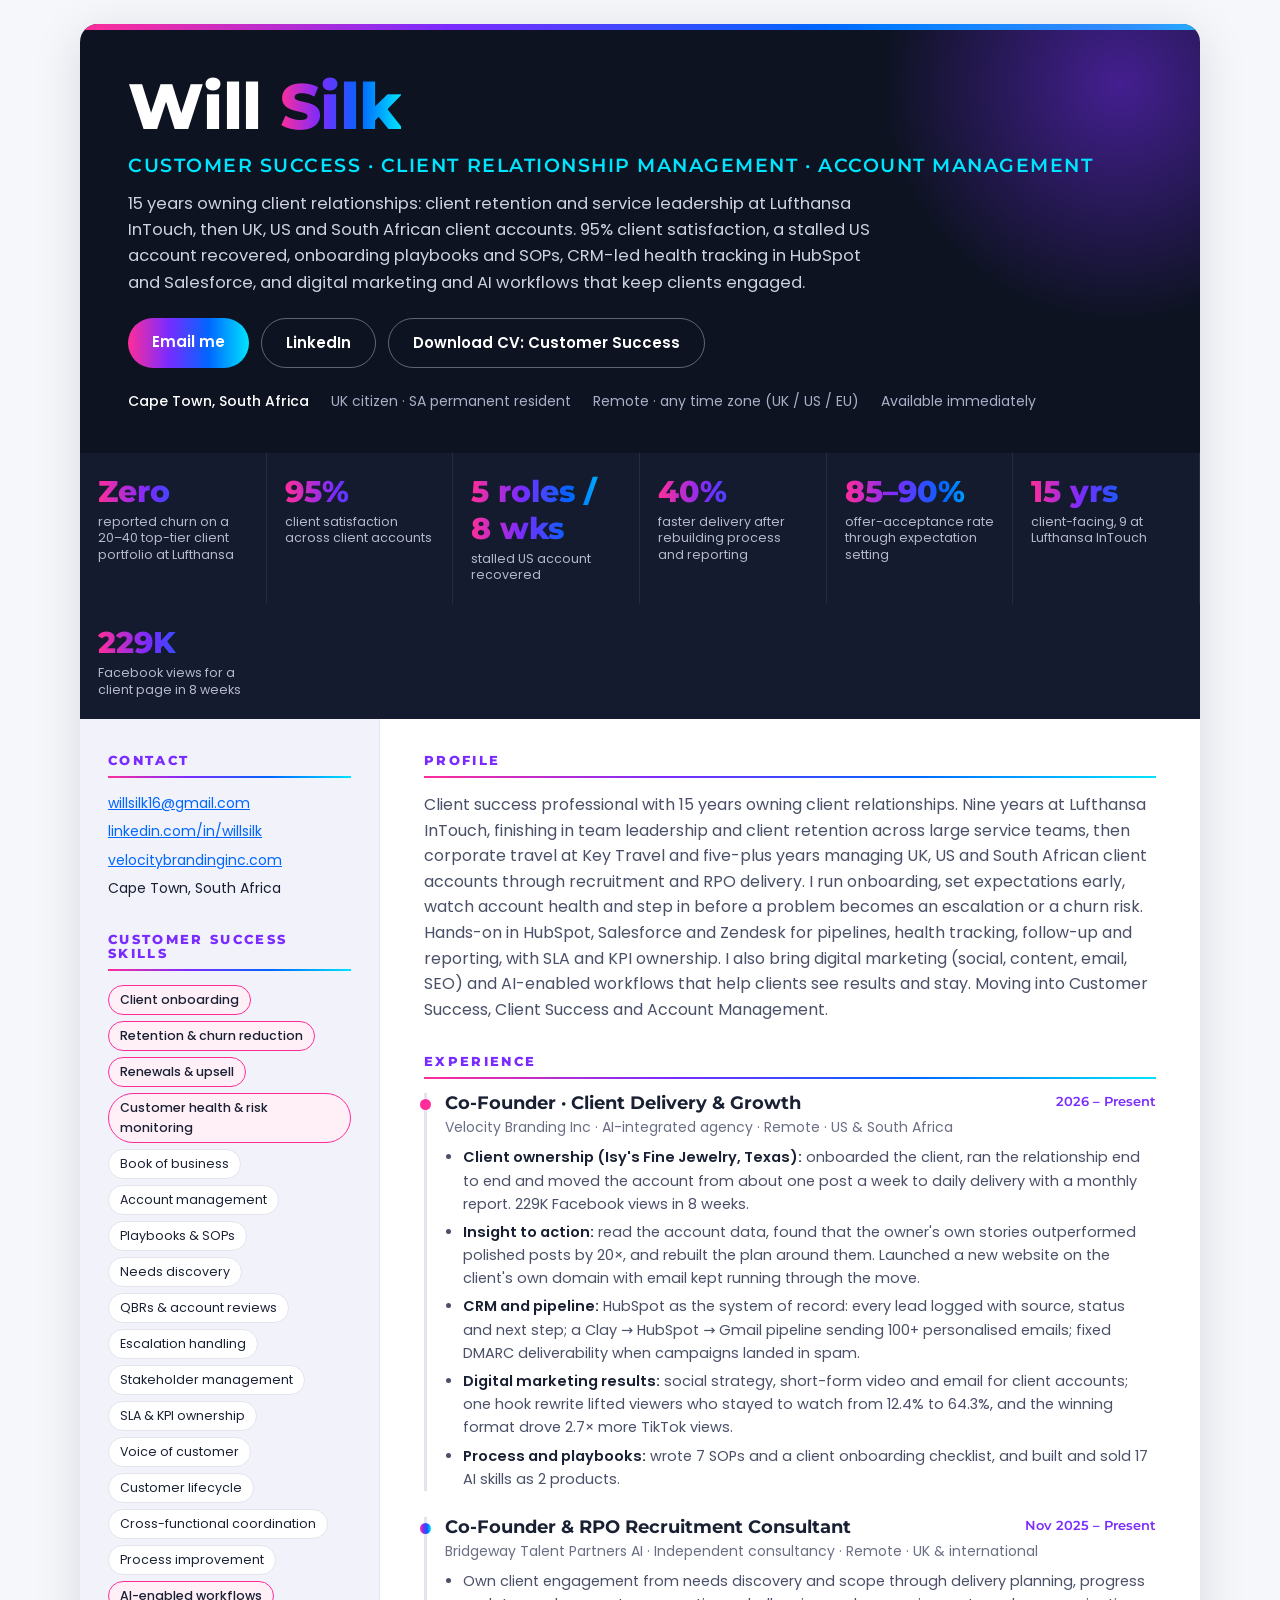
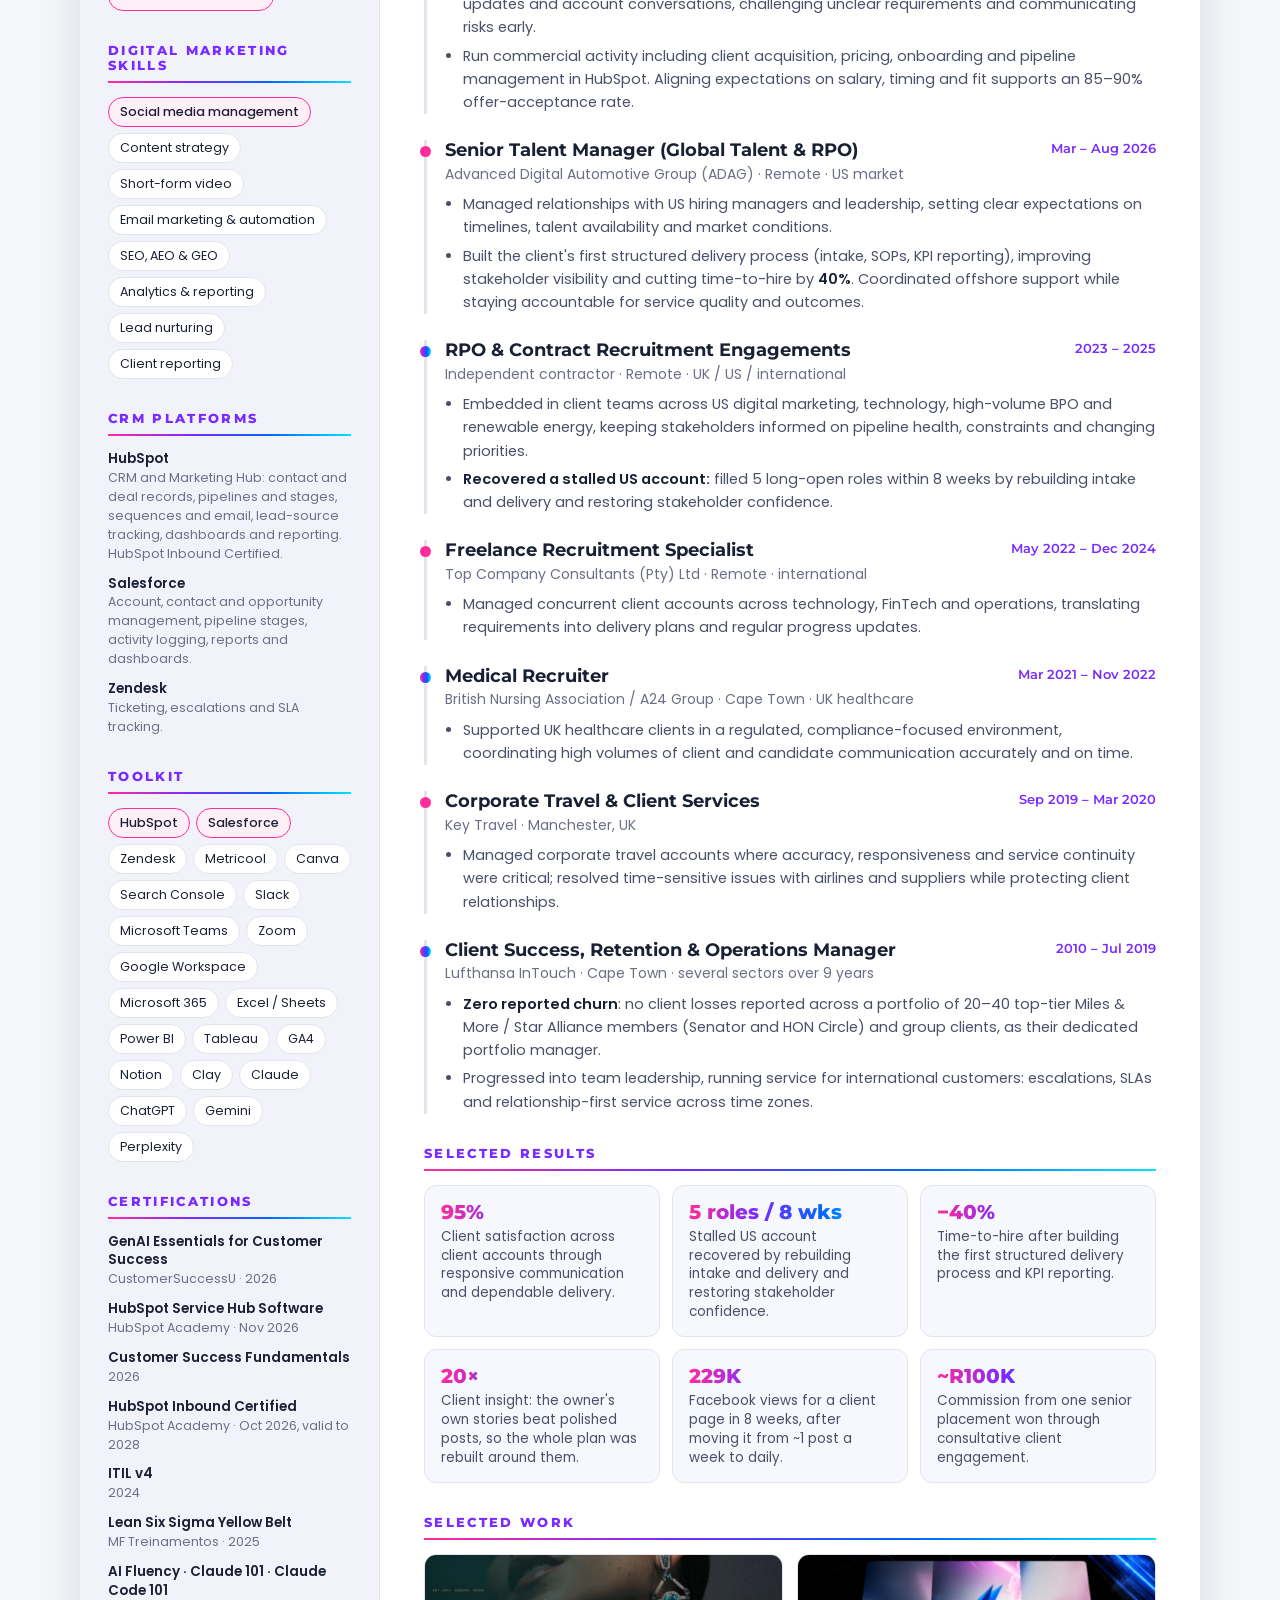
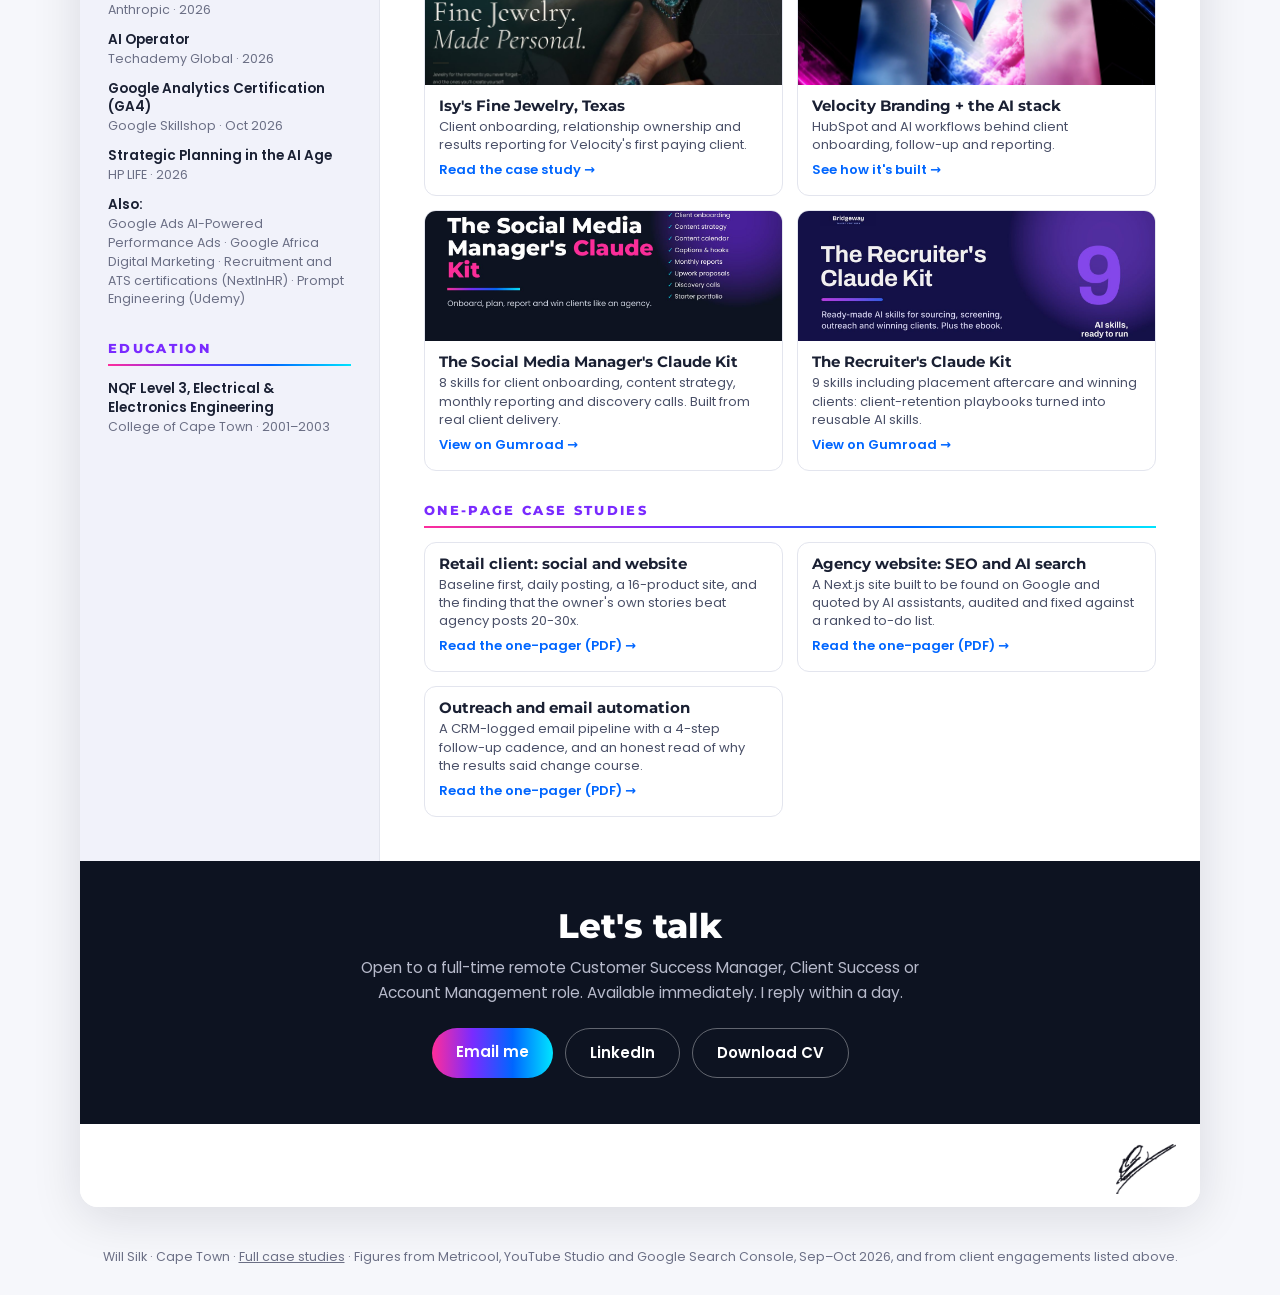
<file: index.html>
<!doctype html>
<html lang="en">
<head>
<meta charset="utf-8">
<meta name="viewport" content="width=device-width, initial-scale=1">
<title>Will Silk · Customer Success Manager · Client Retention &amp; Digital Marketing · HubSpot, Salesforce</title>
<meta name="description" content="Will Silk: customer success and account management. 15 years owning client relationships: onboarding, retention, churn reduction, renewals, playbooks and SOPs, backed by HubSpot, Salesforce and digital marketing results. 95% client satisfaction.">
<meta property="og:title" content="Will Silk · CV">
<meta property="og:description" content="Customer success and account management. Job history, skills, certifications and real results.">
<meta property="og:image" content="assets/img/site-isys.jpg">
<link rel="icon" href="assets/img/vel-icon.png">
<link rel="preconnect" href="https://fonts.googleapis.com">
<link href="https://fonts.googleapis.com/css2?family=Montserrat:wght@600;700;800&family=Poppins:wght@400;500;600&display=swap" rel="stylesheet">
<link rel="stylesheet" href="assets/cv.css">
</head>
<body>
<div class="sheet">

<header class="head">
  <h1>Will <span>Silk</span></h1>
  <p class="role">Customer Success · Client Relationship Management · Account Management</p>
  <p class="tag">15 years owning client relationships: client retention and service leadership at Lufthansa InTouch, then UK, US and South African client accounts. 95% client satisfaction, a stalled US account recovered, onboarding playbooks and SOPs, CRM-led health tracking in HubSpot and Salesforce, and digital marketing and AI workflows that keep clients engaged.</p>
  <div class="cta">
    <a class="btn" href="mailto:willsilk16@gmail.com">Email me</a>
    <a class="btn ghost" href="https://www.linkedin.com/in/willsilk" target="_blank" rel="noopener">LinkedIn</a>
    <a class="btn ghost" href="assets/cv/Will_Silk_CV_Client_Success.pdf" target="_blank" rel="noopener">Download CV: Customer Success</a>
  </div>
  <ul class="facts">
    <li><b>Cape Town, South Africa</b></li>
    <li>UK citizen · SA permanent resident</li>
    <li>Remote · any time zone (UK / US / EU)</li>
    <li>Available immediately</li>
  </ul>
</header>

<div class="strip">
  <div><b>Zero</b><span>reported churn on a 20–40 top-tier client portfolio at Lufthansa</span></div>
  <div><b>95%</b><span>client satisfaction across client accounts</span></div>
  <div><b>5 roles / 8 wks</b><span>stalled US account recovered</span></div>
  <div><b>40%</b><span>faster delivery after rebuilding process and reporting</span></div>
  <div><b>85–90%</b><span>offer-acceptance rate through expectation setting</span></div>
  <div><b>15 yrs</b><span>client-facing, 9 at Lufthansa InTouch</span></div>
  <div><b>229K</b><span>Facebook views for a client page in 8 weeks</span></div>
</div>

<div class="cols">
<aside>
  <section class="contact">
    <h2>Contact</h2>
    <a href="mailto:willsilk16@gmail.com">willsilk16@gmail.com</a>
    <a href="https://www.linkedin.com/in/willsilk" target="_blank" rel="noopener">linkedin.com/in/willsilk</a>
    <a href="https://velocitybrandinginc.com" target="_blank" rel="noopener">velocitybrandinginc.com</a>
    <span>Cape Town, South Africa</span>
  </section>

  <section>
    <h2>Customer success skills</h2>
    <ul class="chips">
      <li class="hl">Client onboarding</li><li class="hl">Retention &amp; churn reduction</li><li class="hl">Renewals &amp; upsell</li><li class="hl">Customer health &amp; risk monitoring</li>
      <li>Book of business</li><li>Account management</li><li>Playbooks &amp; SOPs</li><li>Needs discovery</li><li>QBRs &amp; account reviews</li>
      <li>Escalation handling</li><li>Stakeholder management</li><li>SLA &amp; KPI ownership</li><li>Voice of customer</li>
      <li>Customer lifecycle</li><li>Cross-functional coordination</li><li>Process improvement</li><li class="hl">AI-enabled workflows</li>
    </ul>
  </section>

  <section>
    <h2>Digital marketing skills</h2>
    <ul class="chips">
      <li class="hl">Social media management</li><li>Content strategy</li><li>Short-form video</li><li>Email marketing &amp; automation</li>
      <li>SEO, AEO &amp; GEO</li><li>Analytics &amp; reporting</li><li>Lead nurturing</li><li>Client reporting</li>
    </ul>
  </section>

  <section>
    <h2>CRM platforms</h2>
    <p class="cert"><b>HubSpot</b><span>CRM and Marketing Hub: contact and deal records, pipelines and stages, sequences and email, lead-source tracking, dashboards and reporting. HubSpot Inbound Certified.</span></p>
    <p class="cert"><b>Salesforce</b><span>Account, contact and opportunity management, pipeline stages, activity logging, reports and dashboards.</span></p>
    <p class="cert"><b>Zendesk</b><span>Ticketing, escalations and SLA tracking.</span></p>
  </section>

  <section>
    <h2>Toolkit</h2>
    <ul class="chips">
      <li class="hl">HubSpot</li><li class="hl">Salesforce</li><li>Zendesk</li><li>Metricool</li><li>Canva</li><li>Search Console</li>
      <li>Slack</li><li>Microsoft Teams</li><li>Zoom</li><li>Google Workspace</li><li>Microsoft 365</li>
      <li>Excel / Sheets</li><li>Power BI</li><li>Tableau</li><li>GA4</li><li>Notion</li><li>Clay</li>
      <li>Claude</li><li>ChatGPT</li><li>Gemini</li><li>Perplexity</li>
    </ul>
  </section>

  <section>
    <h2>Certifications</h2>
    <p class="cert"><b>GenAI Essentials for Customer Success</b><span>CustomerSuccessU · 2026</span></p>
    <p class="cert"><b>HubSpot Service Hub Software</b><span>HubSpot Academy · Nov 2026</span></p>
    <p class="cert"><b>Customer Success Fundamentals</b><span>2026</span></p>
    <p class="cert"><b>HubSpot Inbound Certified</b><span>HubSpot Academy · Oct 2026, valid to 2028</span></p>
    <p class="cert"><b>ITIL v4</b><span>2024</span></p>
    <p class="cert"><b>Lean Six Sigma Yellow Belt</b><span>MF Treinamentos · 2025</span></p>
    <p class="cert"><b>AI Fluency · Claude 101 · Claude Code 101</b><span>Anthropic · 2026</span></p>
    <p class="cert"><b>AI Operator</b><span>Techademy Global · 2026</span></p>
    <p class="cert"><b>Google Analytics Certification (GA4)</b><span>Google Skillshop · Oct 2026</span></p>
    <p class="cert"><b>Strategic Planning in the AI Age</b><span>HP LIFE · 2026</span></p>
    <p class="cert"><b>Also:</b><span>Google Ads AI-Powered Performance Ads · Google Africa Digital Marketing · Recruitment and ATS certifications (NextInHR) · Prompt Engineering (Udemy)</span></p>
  </section>

  <section>
    <h2>Education</h2>
    <p class="cert"><b>NQF Level 3, Electrical &amp; Electronics Engineering</b><span>College of Cape Town · 2001–2003</span></p>
  </section>
</aside>

<main>
  <section>
    <h2>Profile</h2>
    <p class="profile">Client success professional with 15 years owning client relationships. Nine years at Lufthansa InTouch, finishing in team leadership and client retention across large service teams, then corporate travel at Key Travel and five-plus years managing UK, US and South African client accounts through recruitment and RPO delivery. I run onboarding, set expectations early, watch account health and step in before a problem becomes an escalation or a churn risk. Hands-on in HubSpot, Salesforce and Zendesk for pipelines, health tracking, follow-up and reporting, with SLA and KPI ownership. I also bring digital marketing (social, content, email, SEO) and AI-enabled workflows that help clients see results and stay. Moving into Customer Success, Client Success and Account Management.</p>
  </section>

  <section>
    <h2>Experience</h2>

    <article class="job">
      <span class="when">2026 – Present</span>
      <h3>Co-Founder · Client Delivery &amp; Growth</h3>
      <p class="org">Velocity Branding Inc · AI-integrated agency · Remote · US &amp; South Africa</p>
      <ul>
        <li><b>Client ownership (Isy's Fine Jewelry, Texas):</b> onboarded the client, ran the relationship end to end and moved the account from about one post a week to daily delivery with a monthly report. 229K Facebook views in 8 weeks.</li>
        <li><b>Insight to action:</b> read the account data, found that the owner's own stories outperformed polished posts by 20×, and rebuilt the plan around them. Launched a new website on the client's own domain with email kept running through the move.</li>
        <li><b>CRM and pipeline:</b> HubSpot as the system of record: every lead logged with source, status and next step; a Clay → HubSpot → Gmail pipeline sending 100+ personalised emails; fixed DMARC deliverability when campaigns landed in spam.</li>
        <li><b>Digital marketing results:</b> social strategy, short-form video and email for client accounts; one hook rewrite lifted viewers who stayed to watch from 12.4% to 64.3%, and the winning format drove 2.7× more TikTok views.</li>
        <li><b>Process and playbooks:</b> wrote 7 SOPs and a client onboarding checklist, and built and sold 17 AI skills as 2 products.</li>
      </ul>
    </article>

    <article class="job">
      <span class="when">Nov 2025 – Present</span>
      <h3>Co-Founder &amp; RPO Recruitment Consultant</h3>
      <p class="org">Bridgeway Talent Partners AI · Independent consultancy · Remote · UK &amp; international</p>
      <ul>
        <li>Own client engagement from needs discovery and scope through delivery planning, progress updates and account conversations, challenging unclear requirements and communicating risks early.</li>
        <li>Run commercial activity including client acquisition, pricing, onboarding and pipeline management in HubSpot. Aligning expectations on salary, timing and fit supports an 85–90% offer-acceptance rate.</li>
      </ul>
    </article>

    <article class="job">
      <span class="when">Mar – Aug 2026</span>
      <h3>Senior Talent Manager (Global Talent &amp; RPO)</h3>
      <p class="org">Advanced Digital Automotive Group (ADAG) · Remote · US market</p>
      <ul>
        <li>Managed relationships with US hiring managers and leadership, setting clear expectations on timelines, talent availability and market conditions.</li>
        <li>Built the client's first structured delivery process (intake, SOPs, KPI reporting), improving stakeholder visibility and cutting time-to-hire by <b>40%</b>. Coordinated offshore support while staying accountable for service quality and outcomes.</li>
      </ul>
    </article>

    <article class="job">
      <span class="when">2023 – 2025</span>
      <h3>RPO &amp; Contract Recruitment Engagements</h3>
      <p class="org">Independent contractor · Remote · UK / US / international</p>
      <ul>
        <li>Embedded in client teams across US digital marketing, technology, high-volume BPO and renewable energy, keeping stakeholders informed on pipeline health, constraints and changing priorities.</li>
        <li><b>Recovered a stalled US account:</b> filled 5 long-open roles within 8 weeks by rebuilding intake and delivery and restoring stakeholder confidence.</li>
      </ul>
    </article>

    <article class="job">
      <span class="when">May 2022 – Dec 2024</span>
      <h3>Freelance Recruitment Specialist</h3>
      <p class="org">Top Company Consultants (Pty) Ltd · Remote · international</p>
      <ul>
        <li>Managed concurrent client accounts across technology, FinTech and operations, translating requirements into delivery plans and regular progress updates.</li>
      </ul>
    </article>

    <article class="job">
      <span class="when">Mar 2021 – Nov 2022</span>
      <h3>Medical Recruiter</h3>
      <p class="org">British Nursing Association / A24 Group · Cape Town · UK healthcare</p>
      <ul>
        <li>Supported UK healthcare clients in a regulated, compliance-focused environment, coordinating high volumes of client and candidate communication accurately and on time.</li>
      </ul>
    </article>

    <article class="job">
      <span class="when">Sep 2019 – Mar 2020</span>
      <h3>Corporate Travel &amp; Client Services</h3>
      <p class="org">Key Travel · Manchester, UK</p>
      <ul>
        <li>Managed corporate travel accounts where accuracy, responsiveness and service continuity were critical; resolved time-sensitive issues with airlines and suppliers while protecting client relationships.</li>
      </ul>
    </article>

    <article class="job">
      <span class="when">2010 – Jul 2019</span>
      <h3>Client Success, Retention &amp; Operations Manager</h3>
      <p class="org">Lufthansa InTouch · Cape Town · several sectors over 9 years</p>
      <ul>
        <li><b>Zero reported churn</b>: no client losses reported across a portfolio of 20–40 top-tier Miles &amp; More / Star Alliance members (Senator and HON Circle) and group clients, as their dedicated portfolio manager.</li>
        <li>Progressed into team leadership, running service for international customers: escalations, SLAs and relationship-first service across time zones.</li>
      </ul>
    </article>
  </section>

  <section>
    <h2>Selected results</h2>
    <div class="win">
      <div><b>95%</b><p>Client satisfaction across client accounts through responsive communication and dependable delivery.</p></div>
      <div><b>5 roles / 8 wks</b><p>Stalled US account recovered by rebuilding intake and delivery and restoring stakeholder confidence.</p></div>
      <div><b>−40%</b><p>Time-to-hire after building the first structured delivery process and KPI reporting.</p></div>
      <div><b>20×</b><p>Client insight: the owner's own stories beat polished posts, so the whole plan was rebuilt around them.</p></div>
      <div><b>229K</b><p>Facebook views for a client page in 8 weeks, after moving it from ~1 post a week to daily.</p></div>
      <div><b>~R100K</b><p>Commission from one senior placement won through consultative client engagement.</p></div>
    </div>
  </section>

  <section>
    <h2>Selected work</h2>
    <div class="work">
      <a href="work.html#work">
        <img src="assets/img/site-isys.jpg" alt="Isy's Fine Jewelry website" loading="lazy">
        <div><h4>Isy's Fine Jewelry, Texas</h4><p>Client onboarding, relationship ownership and results reporting for Velocity's first paying client.</p><em>Read the case study →</em></div>
      </a>
      <a href="work.html#stack">
        <img src="assets/img/site-velocity.jpg" alt="Velocity Branding website" loading="lazy">
        <div><h4>Velocity Branding + the AI stack</h4><p>HubSpot and AI workflows behind client onboarding, follow-up and reporting.</p><em>See how it's built →</em></div>
      </a>
      <a href="https://velocitybrand.gumroad.com/l/eikxg" target="_blank" rel="noopener">
        <img src="assets/img/kit-smm.jpg" alt="The Social Media Manager's Claude Kit" loading="lazy">
        <div><h4>The Social Media Manager's Claude Kit</h4><p>8 skills for client onboarding, content strategy, monthly reporting and discovery calls. Built from real client delivery.</p><em>View on Gumroad →</em></div>
      </a>
      <a href="https://velocitybrand.gumroad.com/l/iprdfx" target="_blank" rel="noopener">
        <img src="assets/img/kit-recruiter.jpg" alt="The Recruiter's Claude Kit" loading="lazy">
        <div><h4>The Recruiter's Claude Kit</h4><p>9 skills including placement aftercare and winning clients: client-retention playbooks turned into reusable AI skills.</p><em>View on Gumroad →</em></div>
      </a>
    </div>
  </section>

  <section>
    <h2>One-page case studies</h2>
    <div class="work">
      <a href="assets/case-studies/Case_Study_1_Retail_Client_Social_and_Website.pdf" target="_blank" rel="noopener">
        <div><h4>Retail client: social and website</h4><p>Baseline first, daily posting, a 16-product site, and the finding that the owner's own stories beat agency posts 20-30x.</p><em>Read the one-pager (PDF) →</em></div>
      </a>
      <a href="assets/case-studies/Case_Study_2_Agency_Website_SEO_AEO.pdf" target="_blank" rel="noopener">
        <div><h4>Agency website: SEO and AI search</h4><p>A Next.js site built to be found on Google and quoted by AI assistants, audited and fixed against a ranked to-do list.</p><em>Read the one-pager (PDF) →</em></div>
      </a>
      <a href="assets/case-studies/Case_Study_3_Outreach_and_Email_Automation.pdf" target="_blank" rel="noopener">
        <div><h4>Outreach and email automation</h4><p>A CRM-logged email pipeline with a 4-step follow-up cadence, and an honest read of why the results said change course.</p><em>Read the one-pager (PDF) →</em></div>
      </a>
    </div>
  </section>
</main>
</div>

<section class="close">
  <h2>Let's talk</h2>
  <p>Open to a full-time remote Customer Success Manager, Client Success or Account Management role. Available immediately. I reply within a day.</p>
  <div class="cta">
    <a class="btn" href="mailto:willsilk16@gmail.com">Email me</a>
    <a class="btn ghost" href="https://www.linkedin.com/in/willsilk" target="_blank" rel="noopener">LinkedIn</a>
    <a class="btn ghost" href="assets/cv/Will_Silk_CV_Client_Success.pdf" target="_blank" rel="noopener">Download CV</a>
  </div>
</section>
<div class="sig"><img src="assets/img/signature.png" alt="Will Silk signature"></div>
</div>

<footer>Will Silk · Cape Town · <a href="work.html">Full case studies</a> · Figures from Metricool, YouTube Studio and Google Search Console, Sep–Oct 2026, and from client engagements listed above.</footer>
</body>
</html>
</file>
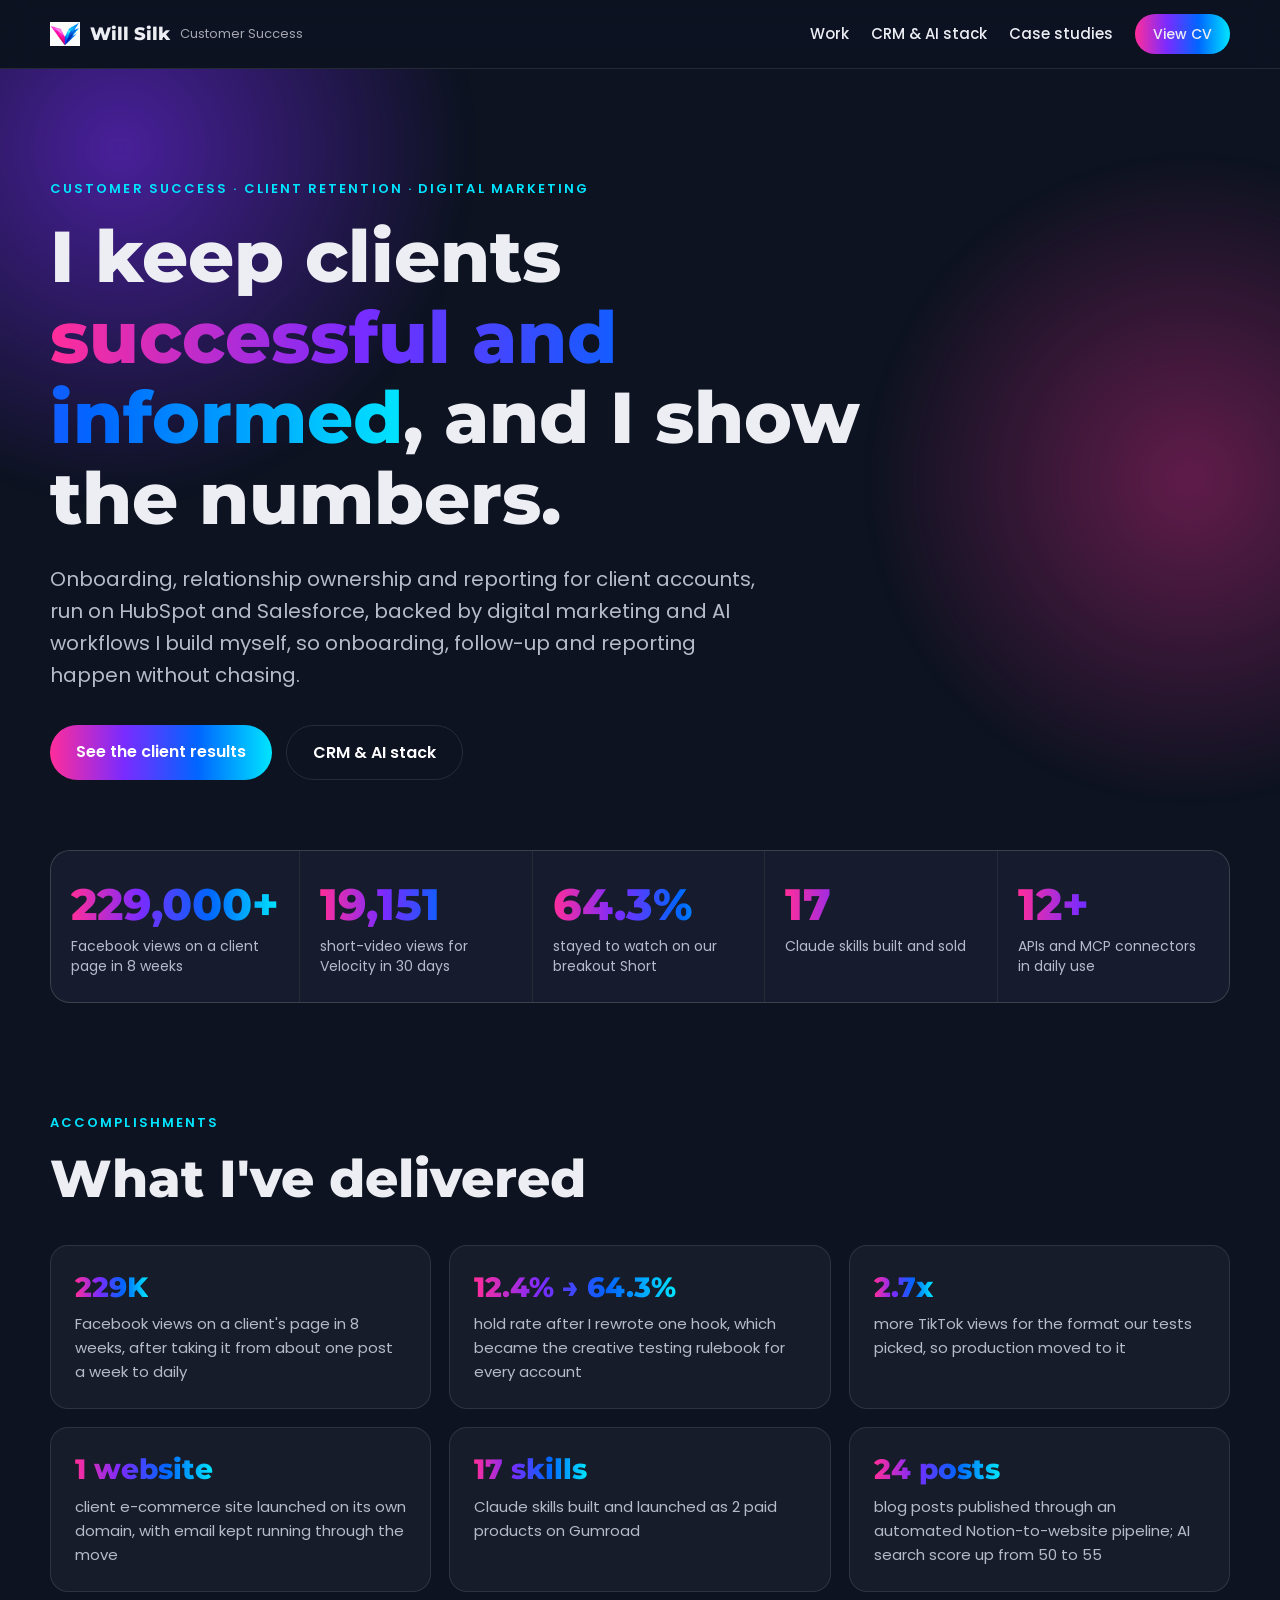
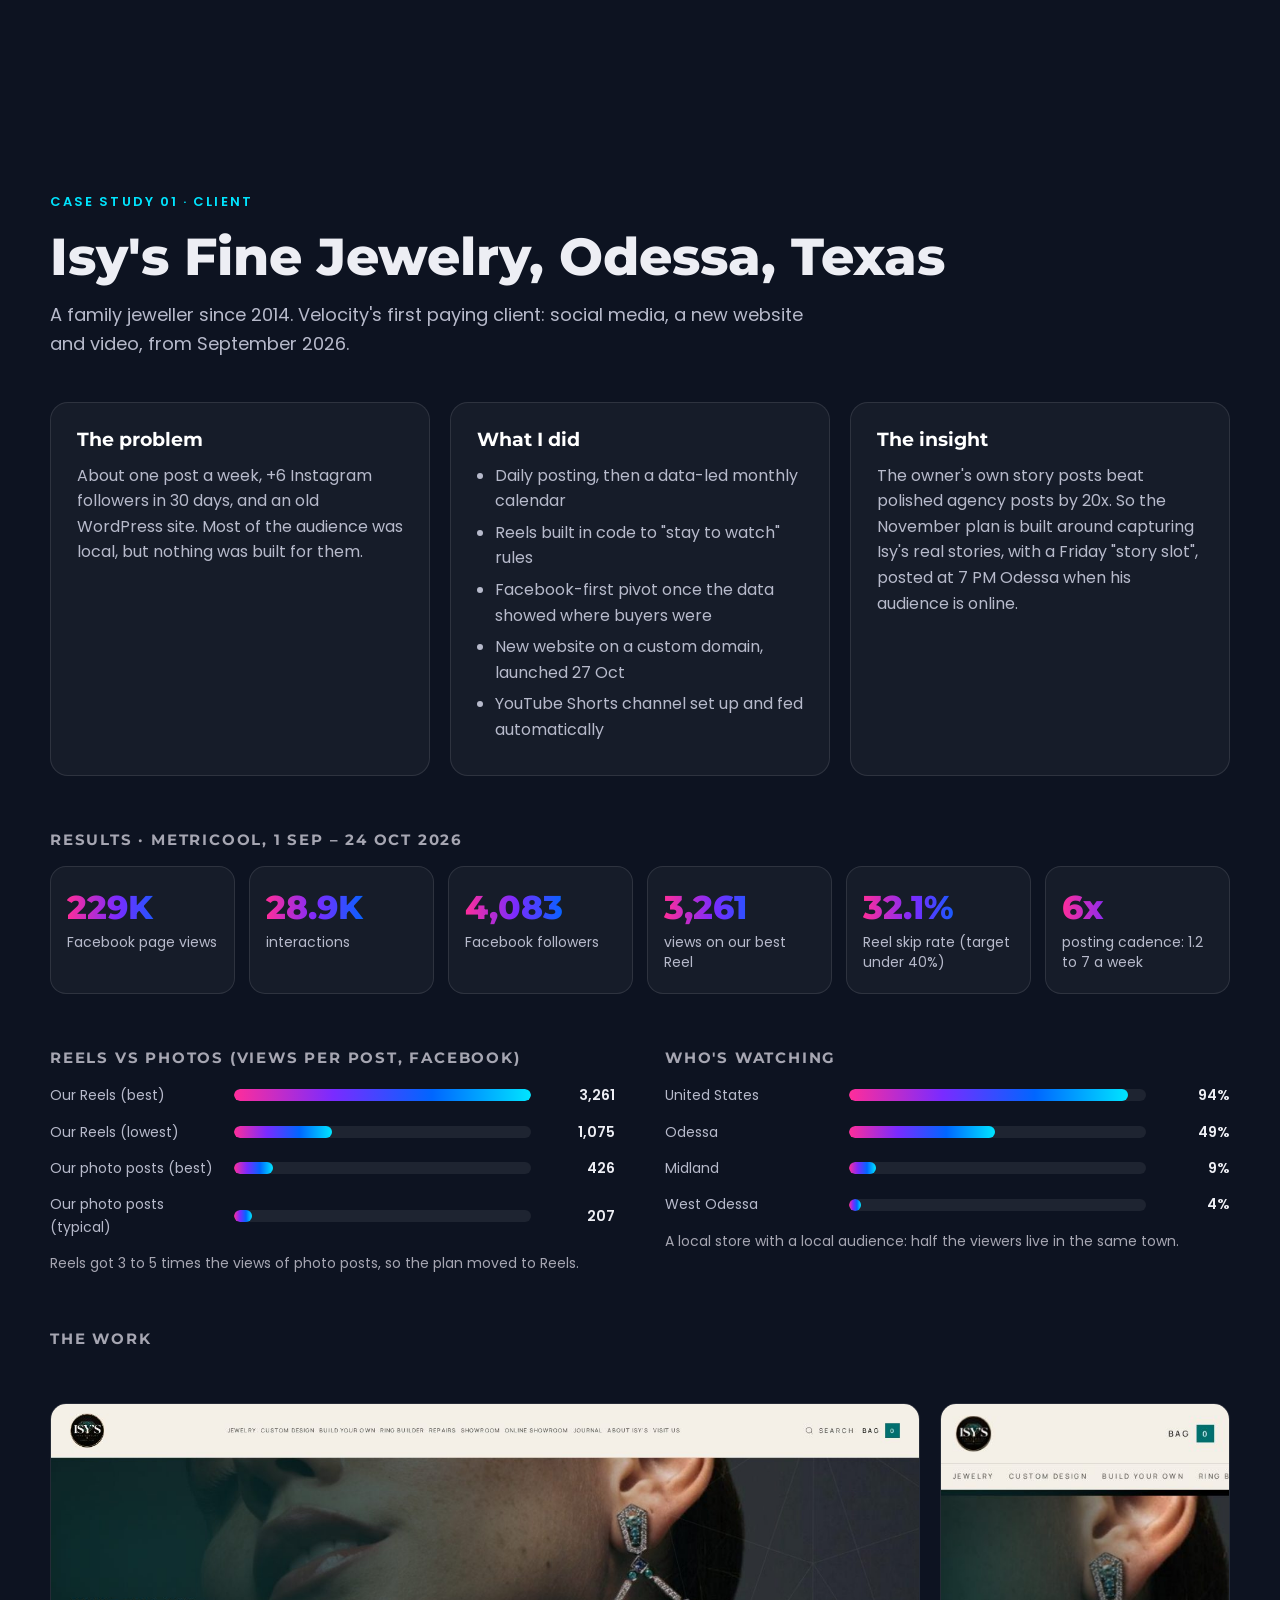
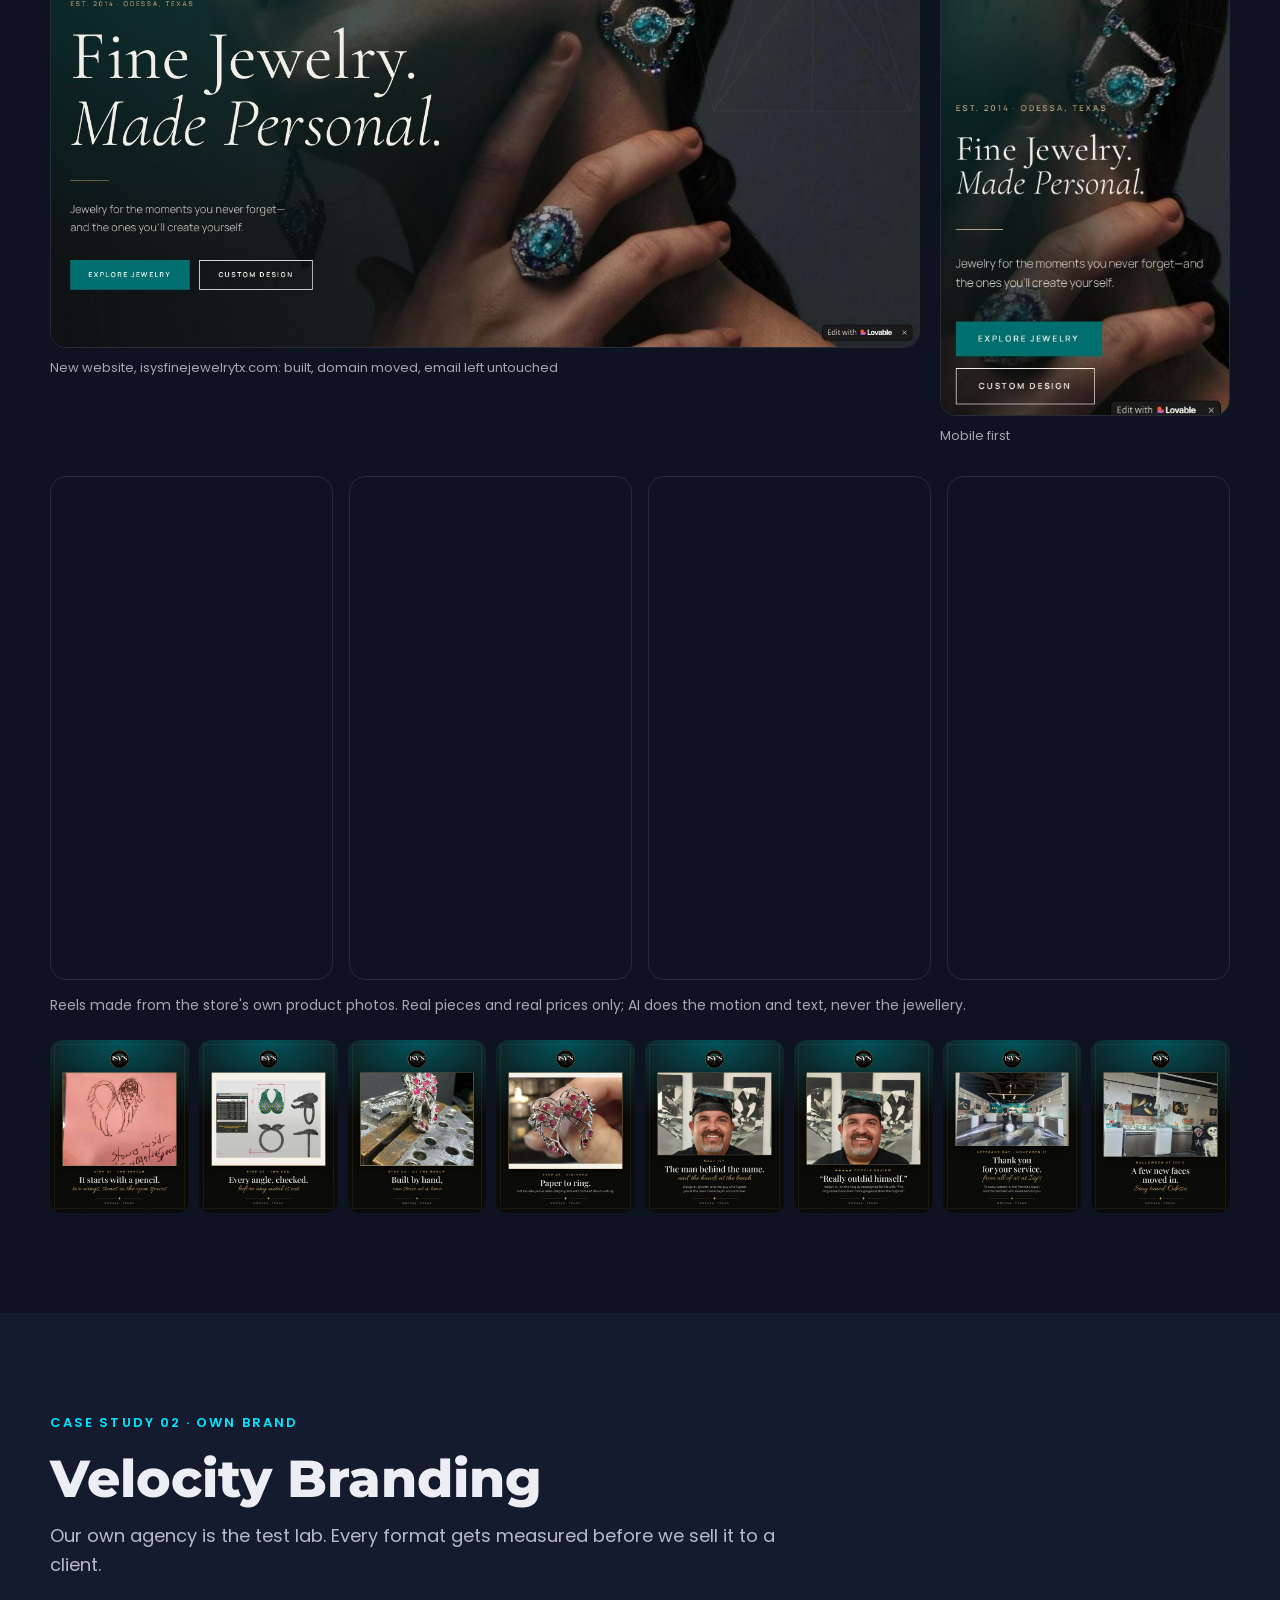
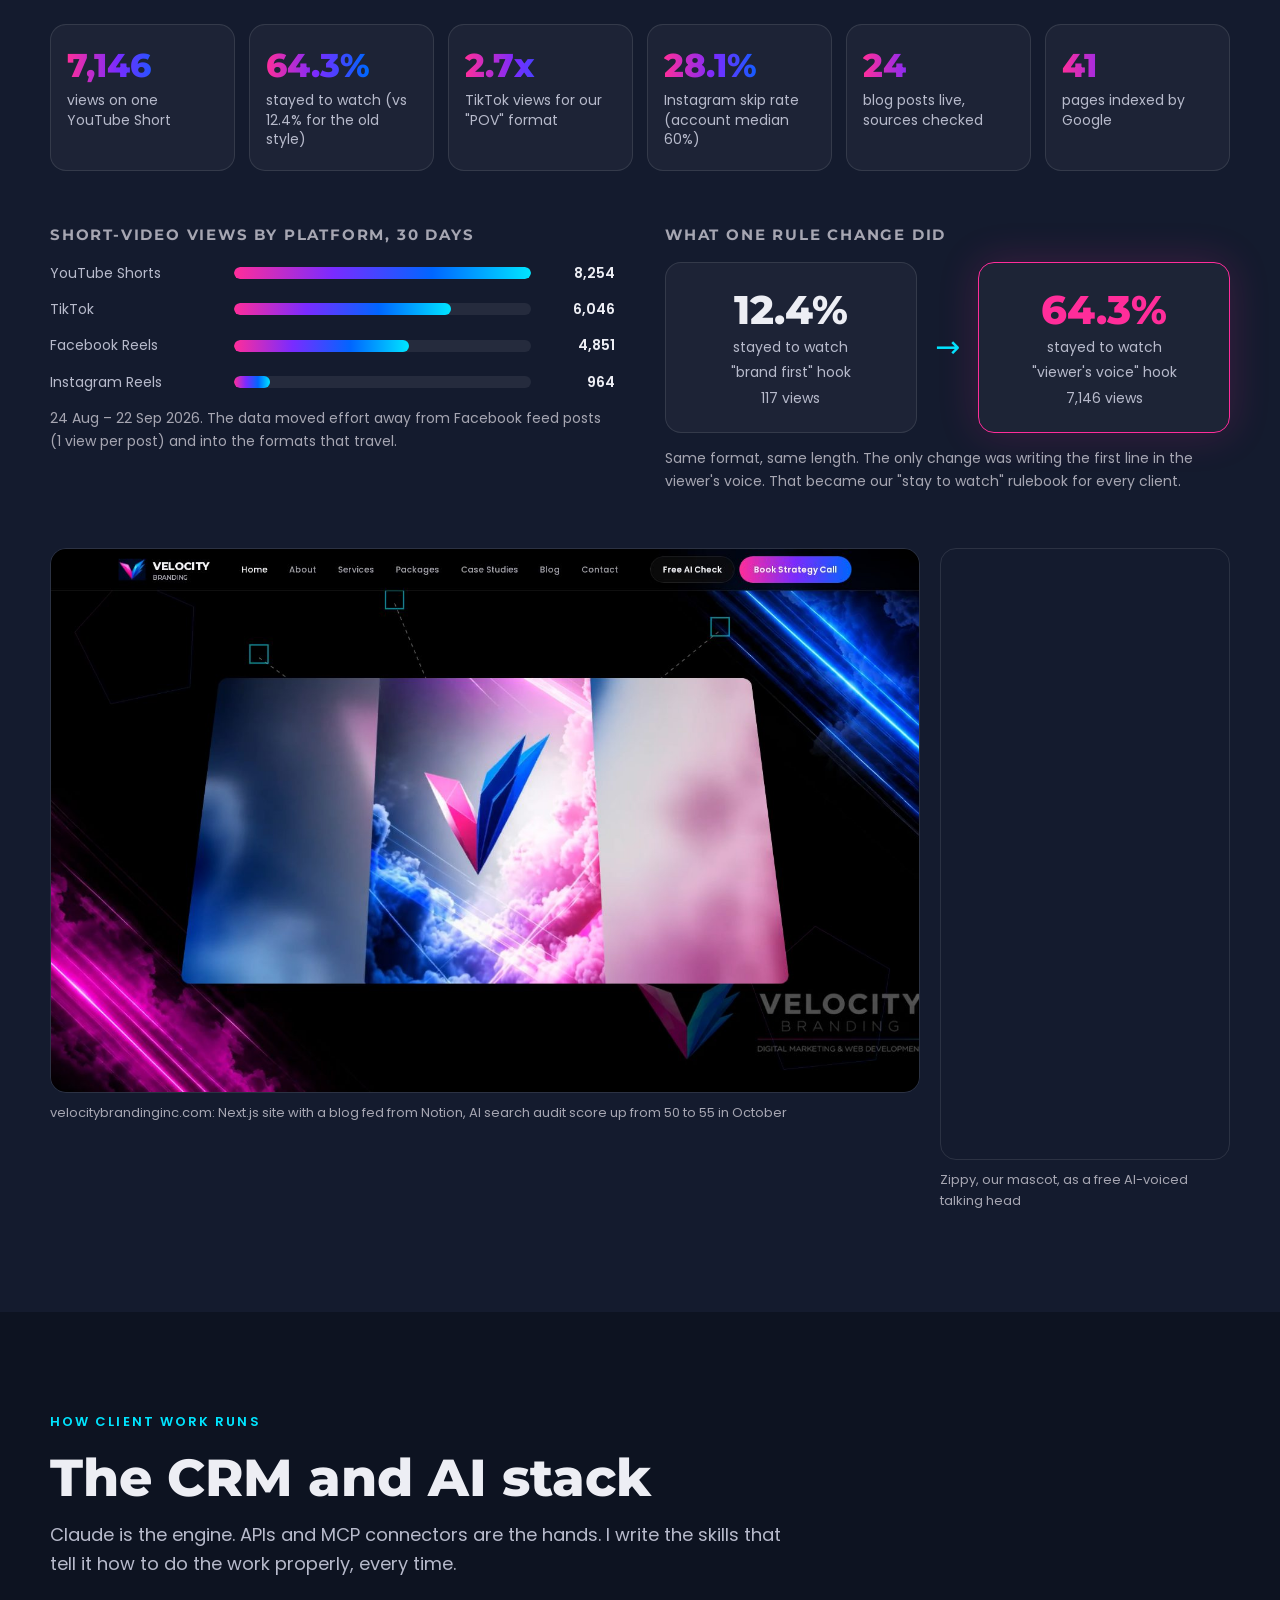
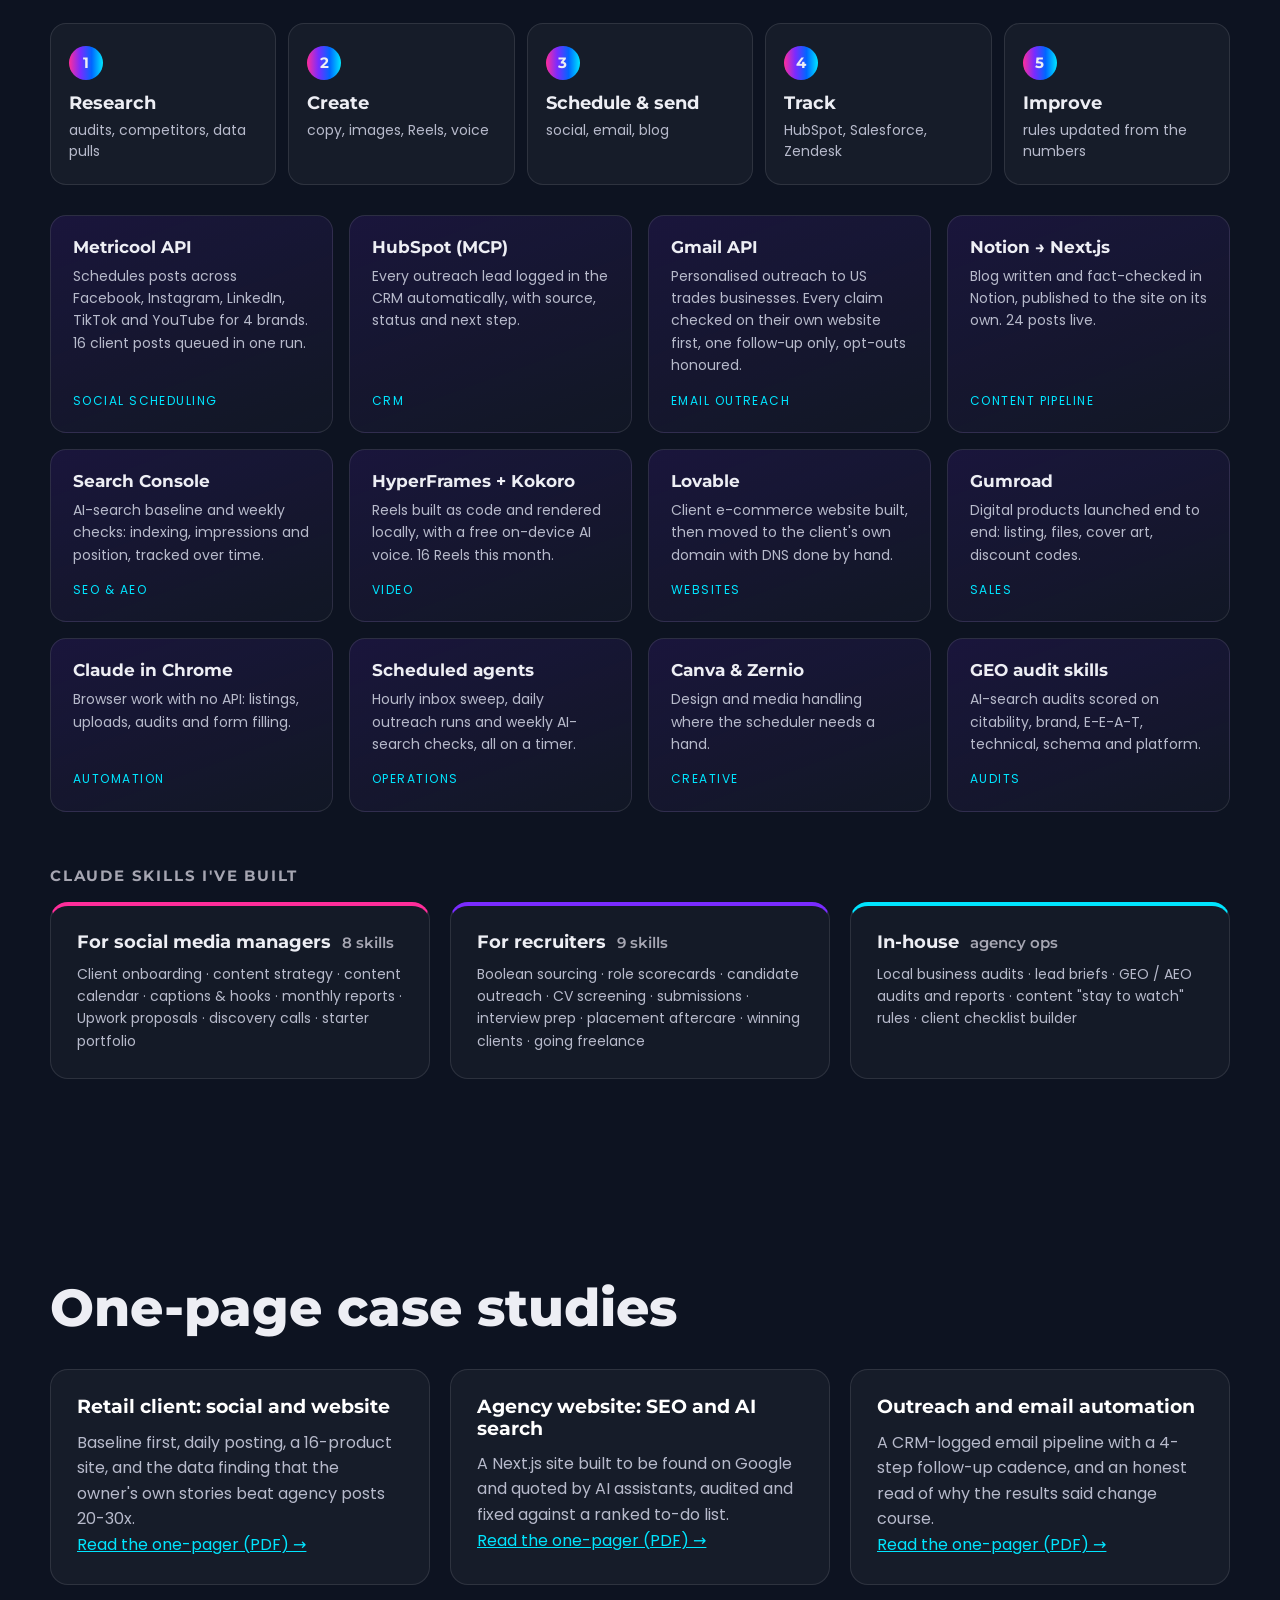
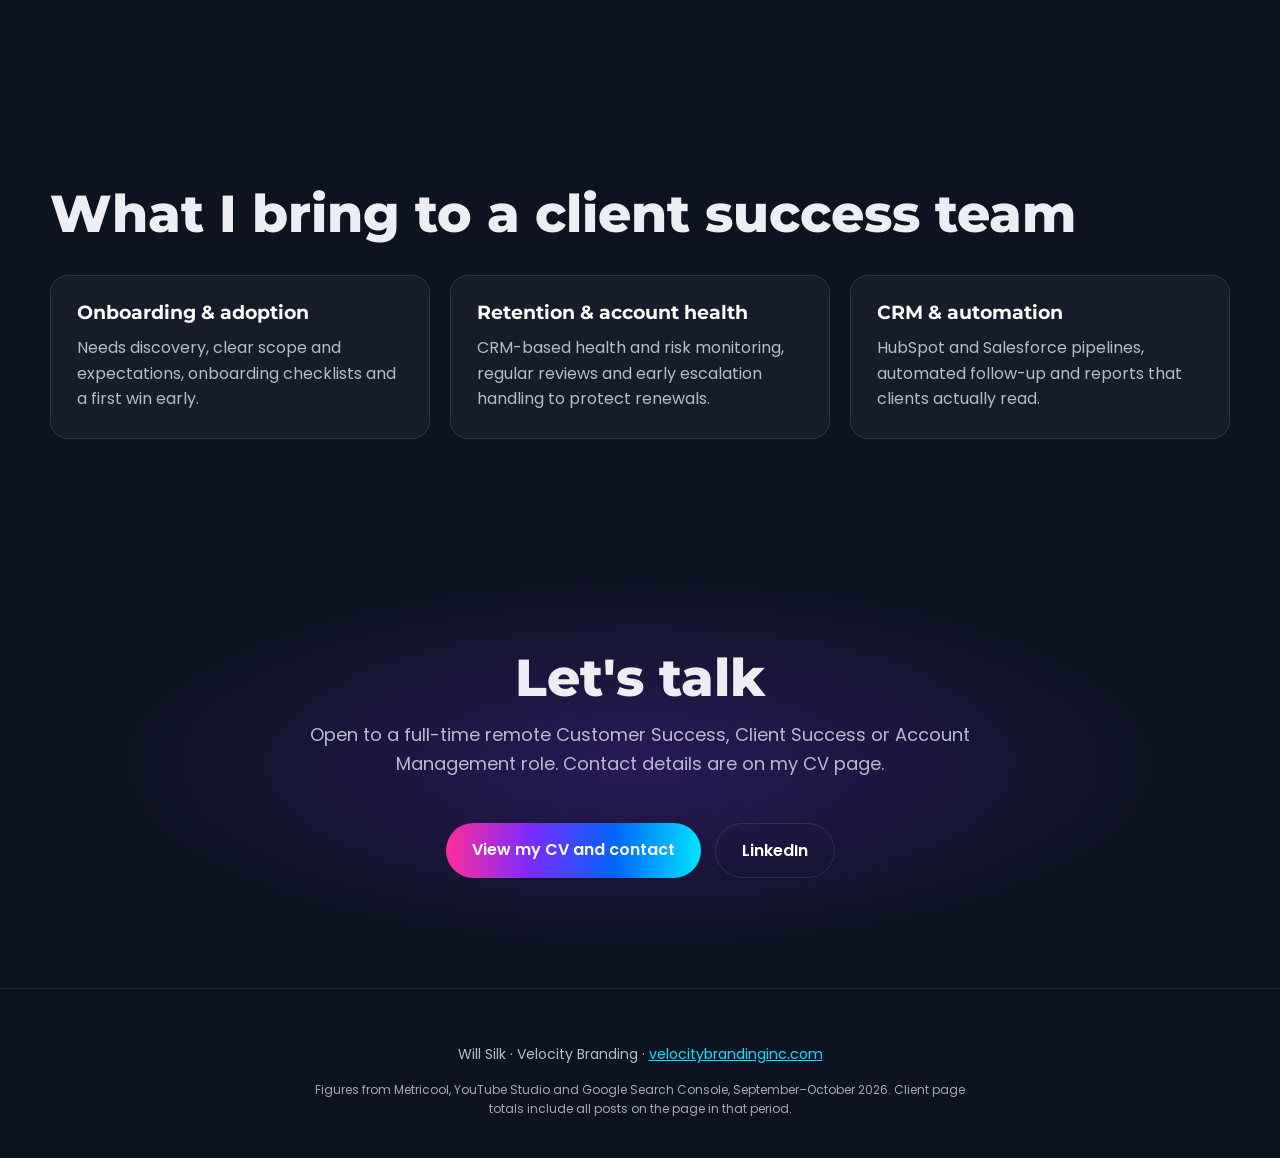
<file: work.html>
<!doctype html>
<html lang="en">
<head>
<meta charset="utf-8">
<meta name="viewport" content="width=device-width, initial-scale=1">
<title>Will Silk · Client Success &amp; Digital Marketing Case Studies | HubSpot, Salesforce</title>
<meta name="description" content="Client success case studies from Will Silk: onboarding, relationship ownership, reporting and CRM-driven follow-up, with real results.">
<meta property="og:title" content="Will Silk · Client Success Case Studies">
<meta property="og:description" content="Client results from Isy's Fine Jewelry and Velocity Branding, plus the CRM and AI workflow stack behind them.">
<meta property="og:image" content="assets/img/site-isys.jpg">
<link rel="icon" href="assets/img/vel-icon.png">
<link rel="preconnect" href="https://fonts.googleapis.com">
<link href="https://fonts.googleapis.com/css2?family=Montserrat:wght@600;700;800&family=Poppins:wght@400;500;600&display=swap" rel="stylesheet">
<link rel="stylesheet" href="assets/style.css">
</head>
<body>

<header class="nav">
  <a class="brand" href="index.html"><img src="assets/img/vel-icon.png" alt=""><span>Will Silk</span><small>Customer Success</small></a>
  <nav>
    <a href="#work">Work</a>
    <a href="#stack">CRM &amp; AI stack</a>
    <a href="#case-studies">Case studies</a>
    <a class="btn small" href="index.html">View CV</a>
  </nav>
</header>

<main id="top">

<section class="hero">
  <div class="glow g1"></div><div class="glow g2"></div>
  <div class="wrap">
    <p class="eyebrow">Customer success · Client retention · Digital marketing</p>
    <h1>I keep clients <span class="grad">successful and informed</span>, and I show the numbers.</h1>
    <p class="lede">Onboarding, relationship ownership and reporting for client accounts, run on HubSpot and Salesforce, backed by digital marketing and AI workflows I build myself, so onboarding, follow-up and reporting happen without chasing.</p>
    <div class="ctas">
      <a class="btn" href="#work">See the client results</a>
      <a class="btn ghost" href="#stack">CRM &amp; AI stack</a>
    </div>
  </div>
  <div class="wrap stats">
    <div class="stat"><b data-count="229000" data-suffix="+">0</b><span>Facebook views on a client page in 8 weeks</span></div>
    <div class="stat"><b data-count="19151">0</b><span>short-video views for Velocity in 30 days</span></div>
    <div class="stat"><b data-count="64.3" data-decimals="1" data-suffix="%">0</b><span>stayed to watch on our breakout Short</span></div>
    <div class="stat"><b data-count="17">0</b><span>Claude skills built and sold</span></div>
    <div class="stat"><b data-count="12" data-suffix="+">0</b><span>APIs and MCP connectors in daily use</span></div>
  </div>
</section>

<section class="wins">
  <div class="wrap">
    <p class="eyebrow">Accomplishments</p>
    <h2>What I've delivered</h2>
    <div class="winlist">
      <div><b>229K</b><p>Facebook views on a client's page in 8 weeks, after taking it from about one post a week to daily</p></div>
      <div><b>12.4% → 64.3%</b><p>hold rate after I rewrote one hook, which became the creative testing rulebook for every account</p></div>
      <div><b>2.7x</b><p>more TikTok views for the format our tests picked, so production moved to it</p></div>
      <div><b>1 website</b><p>client e-commerce site launched on its own domain, with email kept running through the move</p></div>
      <div><b>17 skills</b><p>Claude skills built and launched as 2 paid products on Gumroad</p></div>
      <div><b>24 posts</b><p>blog posts published through an automated Notion-to-website pipeline; AI search score up from 50 to 55</p></div>
    </div>
  </div>
</section>

<!-- ============ CASE STUDY 1 ============ -->
<section id="work" class="case">
  <div class="wrap">
    <p class="eyebrow">Case study 01 · Client</p>
    <h2>Isy's Fine Jewelry, Odessa, Texas</h2>
    <p class="sub">A family jeweller since 2014. Velocity's first paying client: social media, a new website and video, from September 2026.</p>

    <div class="grid3">
      <div class="card"><h4>The problem</h4><p>About one post a week, +6 Instagram followers in 30 days, and an old WordPress site. Most of the audience was local, but nothing was built for them.</p></div>
      <div class="card"><h4>What I did</h4><ul>
        <li>Daily posting, then a data-led monthly calendar</li>
        <li>Reels built in code to "stay to watch" rules</li>
        <li>Facebook-first pivot once the data showed where buyers were</li>
        <li>New website on a custom domain, launched 27 Oct</li>
        <li>YouTube Shorts channel set up and fed automatically</li>
      </ul></div>
      <div class="card"><h4>The insight</h4><p>The owner's own story posts beat polished agency posts by 20x. So the November plan is built around capturing Isy's real stories, with a Friday "story slot", posted at 7 PM Odessa when his audience is online.</p></div>
    </div>

    <h3 class="mini">Results · Metricool, 1 Sep – 24 Oct 2026</h3>
    <div class="kpis">
      <div class="kpi"><b data-count="229" data-suffix="K">0</b><span>Facebook page views</span></div>
      <div class="kpi"><b data-count="28.9" data-decimals="1" data-suffix="K">0</b><span>interactions</span></div>
      <div class="kpi"><b data-count="4083">0</b><span>Facebook followers</span></div>
      <div class="kpi"><b data-count="3261">0</b><span>views on our best Reel</span></div>
      <div class="kpi"><b data-count="32.1" data-decimals="1" data-suffix="%">0</b><span>Reel skip rate (target under 40%)</span></div>
      <div class="kpi"><b data-count="6" data-suffix="x">0</b><span>posting cadence: 1.2 to 7 a week</span></div>
    </div>

    <div class="split">
      <div>
        <h3 class="mini">Reels vs photos (views per post, Facebook)</h3>
        <div class="bars">
          <div class="bar"><span>Our Reels (best)</span><i style="--w:100%"></i><em>3,261</em></div>
          <div class="bar"><span>Our Reels (lowest)</span><i style="--w:33%"></i><em>1,075</em></div>
          <div class="bar"><span>Our photo posts (best)</span><i style="--w:13%"></i><em>426</em></div>
          <div class="bar"><span>Our photo posts (typical)</span><i style="--w:6%"></i><em>207</em></div>
        </div>
        <p class="note">Reels got 3 to 5 times the views of photo posts, so the plan moved to Reels.</p>
      </div>
      <div>
        <h3 class="mini">Who's watching</h3>
        <div class="bars">
          <div class="bar"><span>United States</span><i style="--w:94%"></i><em>94%</em></div>
          <div class="bar"><span>Odessa</span><i style="--w:49%"></i><em>49%</em></div>
          <div class="bar"><span>Midland</span><i style="--w:9%"></i><em>9%</em></div>
          <div class="bar"><span>West Odessa</span><i style="--w:4%"></i><em>4%</em></div>
        </div>
        <p class="note">A local store with a local audience: half the viewers live in the same town.</p>
      </div>
    </div>

    <h3 class="mini">The work</h3>
    <div class="shots">
      <figure class="wide"><img src="assets/img/site-isys.jpg" alt="Isy's Fine Jewelry new website homepage" loading="lazy"><figcaption>New website, isysfinejewelrytx.com: built, domain moved, email left untouched</figcaption></figure>
      <figure class="phone"><img src="assets/img/site-isys-mobile.jpg" alt="Isy's website on mobile" loading="lazy"><figcaption>Mobile first</figcaption></figure>
    </div>
    <div class="reels">
      <video src="assets/video/isys-hoops.mp4" muted loop playsinline autoplay preload="metadata"></video>
      <video src="assets/video/isys-wings.mp4" muted loop playsinline autoplay preload="metadata"></video>
      <video src="assets/video/isys-clovers.mp4" muted loop playsinline autoplay preload="metadata"></video>
      <video src="assets/video/isys-yellow-halo.mp4" muted loop playsinline autoplay preload="metadata"></video>
    </div>
    <p class="note">Reels made from the store's own product photos. Real pieces and real prices only; AI does the motion and text, never the jewellery.</p>
    <div class="gallery">
      <img src="assets/img/isys-ring-2-sketch.jpg" alt="Custom ring sketch" loading="lazy">
      <img src="assets/img/isys-ring-3-cad.jpg" alt="Custom ring CAD" loading="lazy">
      <img src="assets/img/isys-ring-5-bench.jpg" alt="Ring at the bench" loading="lazy">
      <img src="assets/img/isys-ring-6-finished.jpg" alt="Finished custom ring" loading="lazy">
      <img src="assets/img/isys-nov-meet-isy.jpg" alt="Meet Isy flyer" loading="lazy">
      <img src="assets/img/isys-nov-review-2.jpg" alt="Google review flyer" loading="lazy">
      <img src="assets/img/isys-nov-veterans-day.jpg" alt="Veterans Day flyer" loading="lazy">
      <img src="assets/img/isys-halloween-teaser.jpg" alt="Halloween teaser" loading="lazy">
    </div>
  </div>
</section>

<!-- ============ CASE STUDY 2 ============ -->
<section class="case alt">
  <div class="wrap">
    <p class="eyebrow">Case study 02 · Own brand</p>
    <h2>Velocity Branding</h2>
    <p class="sub">Our own agency is the test lab. Every format gets measured before we sell it to a client.</p>

    <div class="kpis">
      <div class="kpi"><b data-count="7146">0</b><span>views on one YouTube Short</span></div>
      <div class="kpi"><b data-count="64.3" data-decimals="1" data-suffix="%">0</b><span>stayed to watch (vs 12.4% for the old style)</span></div>
      <div class="kpi"><b data-count="2.7" data-decimals="1" data-suffix="x">0</b><span>TikTok views for our "POV" format</span></div>
      <div class="kpi"><b data-count="28.1" data-decimals="1" data-suffix="%">0</b><span>Instagram skip rate (account median 60%)</span></div>
      <div class="kpi"><b data-count="24">0</b><span>blog posts live, sources checked</span></div>
      <div class="kpi"><b data-count="41">0</b><span>pages indexed by Google</span></div>
    </div>

    <div class="split">
      <div>
        <h3 class="mini">Short-video views by platform, 30 days</h3>
        <div class="bars">
          <div class="bar"><span>YouTube Shorts</span><i style="--w:100%"></i><em>8,254</em></div>
          <div class="bar"><span>TikTok</span><i style="--w:73%"></i><em>6,046</em></div>
          <div class="bar"><span>Facebook Reels</span><i style="--w:59%"></i><em>4,851</em></div>
          <div class="bar"><span>Instagram Reels</span><i style="--w:12%"></i><em>964</em></div>
        </div>
        <p class="note">24 Aug – 22 Sep 2026. The data moved effort away from Facebook feed posts (1 view per post) and into the formats that travel.</p>
      </div>
      <div>
        <h3 class="mini">What one rule change did</h3>
        <div class="vs">
          <div><b>12.4%</b><span>stayed to watch<br>"brand first" hook<br>117 views</span></div>
          <div class="arrow">→</div>
          <div class="win"><b>64.3%</b><span>stayed to watch<br>"viewer's voice" hook<br>7,146 views</span></div>
        </div>
        <p class="note">Same format, same length. The only change was writing the first line in the viewer's voice. That became our "stay to watch" rulebook for every client.</p>
      </div>
    </div>

    <div class="shots">
      <figure class="wide"><img src="assets/img/site-velocity.jpg" alt="Velocity Branding website" loading="lazy"><figcaption>velocitybrandinginc.com: Next.js site with a blog fed from Notion, AI search audit score up from 50 to 55 in October</figcaption></figure>
      <figure class="phone"><video src="assets/video/vel-zippy.mp4" muted loop playsinline autoplay preload="metadata"></video><figcaption>Zippy, our mascot, as a free AI-voiced talking head</figcaption></figure>
    </div>
  </div>
</section>

<!-- ============ AI STACK ============ -->
<section id="stack" class="stack">
  <div class="wrap">
    <p class="eyebrow">How client work runs</p>
    <h2>The CRM and AI stack</h2>
    <p class="sub">Claude is the engine. APIs and MCP connectors are the hands. I write the skills that tell it how to do the work properly, every time.</p>

    <div class="flow">
      <div><b>1</b>Research<span>audits, competitors, data pulls</span></div>
      <div><b>2</b>Create<span>copy, images, Reels, voice</span></div>
      <div><b>3</b>Schedule &amp; send<span>social, email, blog</span></div>
      <div><b>4</b>Track<span>HubSpot, Salesforce, Zendesk</span></div>
      <div><b>5</b>Improve<span>rules updated from the numbers</span></div>
    </div>

    <div class="tools">
      <div class="tool"><h4>Metricool API</h4><p>Schedules posts across Facebook, Instagram, LinkedIn, TikTok and YouTube for 4 brands. 16 client posts queued in one run.</p><em>Social scheduling</em></div>
      <div class="tool"><h4>HubSpot (MCP)</h4><p>Every outreach lead logged in the CRM automatically, with source, status and next step.</p><em>CRM</em></div>
      <div class="tool"><h4>Gmail API</h4><p>Personalised outreach to US trades businesses. Every claim checked on their own website first, one follow-up only, opt-outs honoured.</p><em>Email outreach</em></div>
      <div class="tool"><h4>Notion → Next.js</h4><p>Blog written and fact-checked in Notion, published to the site on its own. 24 posts live.</p><em>Content pipeline</em></div>
      <div class="tool"><h4>Search Console</h4><p>AI-search baseline and weekly checks: indexing, impressions and position, tracked over time.</p><em>SEO &amp; AEO</em></div>
      <div class="tool"><h4>HyperFrames + Kokoro</h4><p>Reels built as code and rendered locally, with a free on-device AI voice. 16 Reels this month.</p><em>Video</em></div>
      <div class="tool"><h4>Lovable</h4><p>Client e-commerce website built, then moved to the client's own domain with DNS done by hand.</p><em>Websites</em></div>
      <div class="tool"><h4>Gumroad</h4><p>Digital products launched end to end: listing, files, cover art, discount codes.</p><em>Sales</em></div>
      <div class="tool"><h4>Claude in Chrome</h4><p>Browser work with no API: listings, uploads, audits and form filling.</p><em>Automation</em></div>
      <div class="tool"><h4>Scheduled agents</h4><p>Hourly inbox sweep, daily outreach runs and weekly AI-search checks, all on a timer.</p><em>Operations</em></div>
      <div class="tool"><h4>Canva &amp; Zernio</h4><p>Design and media handling where the scheduler needs a hand.</p><em>Creative</em></div>
      <div class="tool"><h4>GEO audit skills</h4><p>AI-search audits scored on citability, brand, E-E-A-T, technical, schema and platform.</p><em>Audits</em></div>
    </div>

    <h3 class="mini">Claude skills I've built</h3>
    <div class="skills">
      <div><h4>For social media managers <small>8 skills</small></h4><p>Client onboarding · content strategy · content calendar · captions &amp; hooks · monthly reports · Upwork proposals · discovery calls · starter portfolio</p></div>
      <div><h4>For recruiters <small>9 skills</small></h4><p>Boolean sourcing · role scorecards · candidate outreach · CV screening · submissions · interview prep · placement aftercare · winning clients · going freelance</p></div>
      <div><h4>In-house <small>agency ops</small></h4><p>Local business audits · lead briefs · GEO / AEO audits and reports · content "stay to watch" rules · client checklist builder</p></div>
    </div>
  </div>
</section>

<!-- ============ ONE-PAGE CASE STUDIES ============ -->
<section id="case-studies" class="services">
  <div class="wrap">
    <h2>One-page case studies</h2>
    <div class="grid3">
      <div class="card"><h4>Retail client: social and website</h4><p>Baseline first, daily posting, a 16-product site, and the data finding that the owner's own stories beat agency posts 20-30x.</p><p><a href="assets/case-studies/Case_Study_1_Retail_Client_Social_and_Website.pdf" target="_blank" rel="noopener">Read the one-pager (PDF) →</a></p></div>
      <div class="card"><h4>Agency website: SEO and AI search</h4><p>A Next.js site built to be found on Google and quoted by AI assistants, audited and fixed against a ranked to-do list.</p><p><a href="assets/case-studies/Case_Study_2_Agency_Website_SEO_AEO.pdf" target="_blank" rel="noopener">Read the one-pager (PDF) →</a></p></div>
      <div class="card"><h4>Outreach and email automation</h4><p>A CRM-logged email pipeline with a 4-step follow-up cadence, and an honest read of why the results said change course.</p><p><a href="assets/case-studies/Case_Study_3_Outreach_and_Email_Automation.pdf" target="_blank" rel="noopener">Read the one-pager (PDF) →</a></p></div>
    </div>
  </div>
</section>

<!-- ============ SERVICES ============ -->
<section class="services">
  <div class="wrap">
    <h2>What I bring to a client success team</h2>
    <div class="grid3">
      <div class="card"><h4>Onboarding &amp; adoption</h4><p>Needs discovery, clear scope and expectations, onboarding checklists and a first win early.</p></div>
      <div class="card"><h4>Retention &amp; account health</h4><p>CRM-based health and risk monitoring, regular reviews and early escalation handling to protect renewals.</p></div>
      <div class="card"><h4>CRM &amp; automation</h4><p>HubSpot and Salesforce pipelines, automated follow-up and reports that clients actually read.</p></div>
    </div>
  </div>
</section>

<section id="contact" class="contact">
  <div class="wrap">
    <h2>Let's talk</h2>
    <p class="sub">Open to a full-time remote Customer Success, Client Success or Account Management role. Contact details are on my CV page.</p>
    <div class="ctas center">
      <a class="btn" href="index.html">View my CV and contact</a>
      <a class="btn ghost" href="https://www.linkedin.com/in/willsilk" target="_blank" rel="noopener">LinkedIn</a>
    </div>
  </div>
</section>

</main>

<footer>
  <p>Will Silk · Velocity Branding · <a href="https://velocitybrandinginc.com">velocitybrandinginc.com</a></p>
  <p class="small">Figures from Metricool, YouTube Studio and Google Search Console, September–October 2026. Client page totals include all posts on the page in that period.</p>
</footer>

<script src="assets/main.js"></script>
</body>
</html>
</file>
<file: assets/cv.css>
/* CV layout. Velocity palette: ink, pink, purple, blue, cyan. */
:root {
  --ink: #0D1321; --ink2: #141b2e; --paper: #f6f7fb; --card: #ffffff; --line: #e3e5ee;
  --pink: #FF2D9A; --purple: #7A2BFF; --blue: #0066FF; --cyan: #00E5FF; --grey: #6b6f85;
  --text: #1a2033; --muted: #4a5068;
  --grad: linear-gradient(90deg, var(--pink), var(--purple), var(--blue), var(--cyan));
}
* { box-sizing: border-box; }
html { scroll-behavior: smooth; }
body { margin: 0; background: var(--paper); color: var(--text); font: 15.5px/1.6 Poppins, system-ui, sans-serif; -webkit-font-smoothing: antialiased; }
a { color: var(--blue); }
h1, h2, h3, h4 { font-family: Montserrat, sans-serif; margin: 0; line-height: 1.15; }
.sheet { width: min(1120px, 100% - 24px); margin: 24px auto 40px; background: var(--card); border-radius: 18px; overflow: hidden; box-shadow: 0 10px 50px rgba(13,19,33,.12); }

/* header */
.head { position: relative; background: var(--ink); color: #fff; padding: 46px 48px 40px; overflow: hidden; }
.head::before { content: ""; position: absolute; inset: 0 0 auto 0; height: 6px; background: var(--grad); }
.head::after { content: ""; position: absolute; right: -180px; top: -200px; width: 520px; height: 520px; border-radius: 50%; background: radial-gradient(circle, rgba(122,43,255,.5), transparent 65%); pointer-events: none; }
.head > * { position: relative; z-index: 1; }
.head h1 { font-size: clamp(38px, 6vw, 64px); font-weight: 800; letter-spacing: -.01em; }
.head h1 span { background: var(--grad); -webkit-background-clip: text; background-clip: text; color: transparent; }
.role { font: 600 clamp(15px, 2vw, 19px) Montserrat; letter-spacing: .08em; text-transform: uppercase; color: var(--cyan); margin: 10px 0 14px; }
.tag { color: #cfd2e2; max-width: 760px; margin: 0 0 22px; font-size: 16.5px; }
.cta { display: flex; flex-wrap: wrap; gap: 12px; }
.btn { display: inline-block; padding: 12px 24px; border-radius: 999px; background: var(--grad); color: #fff; font-weight: 600; text-decoration: none; font-size: 15px; transition: transform .2s, box-shadow .2s; }
.btn:hover { transform: translateY(-2px); box-shadow: 0 10px 26px rgba(255,45,154,.3); }
.btn.ghost { background: transparent; border: 1.5px solid rgba(255,255,255,.35); }
.btn.ghost:hover { border-color: var(--cyan); box-shadow: none; }
.facts { display: flex; flex-wrap: wrap; gap: 8px 22px; margin: 22px 0 0; padding: 0; list-style: none; color: #aab0c8; font-size: 14px; }
.facts b { color: #fff; font-weight: 500; }

/* stat strip */
.strip { display: grid; grid-template-columns: repeat(6, 1fr); background: var(--ink2); }
.strip div { padding: 20px 18px; border-right: 1px solid rgba(255,255,255,.08); }
.strip div:last-child { border: 0; }
.strip b { display: block; font: 800 clamp(22px, 2.6vw, 30px) Montserrat; background: var(--grad); -webkit-background-clip: text; background-clip: text; color: transparent; }
.strip span { display: block; color: #b7bacb; font-size: 12.5px; line-height: 1.35; margin-top: 4px; }

/* body columns */
.cols { display: grid; grid-template-columns: 300px 1fr; }
aside { background: #f1f2fa; padding: 34px 28px; border-right: 1px solid var(--line); }
main { padding: 34px 44px 44px; }
h2 { font-size: 13px; letter-spacing: .18em; text-transform: uppercase; color: var(--purple); font-weight: 800; margin: 0 0 14px; padding-bottom: 8px; border-bottom: 2px solid transparent; border-image: var(--grad) 1; }
aside section, main section { margin-bottom: 32px; }
aside section:last-child, main section:last-child { margin-bottom: 0; }

/* sidebar */
.chips { display: flex; flex-wrap: wrap; gap: 6px; padding: 0; margin: 0; list-style: none; }
.chips li { font-size: 12.5px; padding: 4px 11px; border-radius: 999px; background: #fff; border: 1px solid var(--line); color: var(--text); }
.chips li.hl { border-color: var(--pink); background: #fff0f8; font-weight: 500; }
.cert { margin: 0 0 11px; font-size: 13.5px; line-height: 1.4; }
.cert b { display: block; font-weight: 600; }
.cert span { color: var(--grey); font-size: 12.5px; }
.contact a, .contact span { display: block; font-size: 14px; margin-bottom: 6px; word-break: break-word; }

/* main */
.profile { font-size: 16px; color: var(--muted); margin: 0; }
.job { margin-bottom: 26px; padding-left: 18px; border-left: 3px solid var(--line); position: relative; }
.job::before { content: ""; position: absolute; left: -7px; top: 6px; width: 11px; height: 11px; border-radius: 50%; background: var(--grad); }
.job:nth-of-type(odd)::before { background: var(--pink); }
.job h3 { font-size: 18px; }
.job .when { float: right; font: 600 13px Montserrat; color: var(--purple); margin-left: 12px; }
.job .org { color: var(--grey); font-size: 14px; margin: 2px 0 8px; }
.job ul { margin: 0; padding-left: 18px; }
.job li { margin-bottom: 5px; color: var(--muted); font-size: 14.5px; }
.job li b { color: var(--text); font-weight: 600; }
.win { display: grid; grid-template-columns: repeat(3, 1fr); gap: 12px; }
.win div { background: #f7f8fd; border: 1px solid var(--line); border-radius: 12px; padding: 14px 16px; }
.win b { display: block; font: 800 20px Montserrat; background: var(--grad); -webkit-background-clip: text; background-clip: text; color: transparent; }
.win p { margin: 4px 0 0; font-size: 13.5px; color: var(--muted); line-height: 1.4; }
.work { display: grid; grid-template-columns: repeat(2, 1fr); gap: 14px; }
.work a { display: block; text-decoration: none; color: inherit; border: 1px solid var(--line); border-radius: 12px; overflow: hidden; background: #fff; transition: transform .2s, box-shadow .2s; }
.work a:hover { transform: translateY(-2px); box-shadow: 0 8px 24px rgba(13,19,33,.1); }
.work img { width: 100%; height: 130px; object-fit: cover; display: block; }
.work div { padding: 12px 14px 14px; }
.work h4 { font-size: 15px; margin-bottom: 4px; }
.work p { margin: 0; font-size: 13px; color: var(--muted); line-height: 1.4; }
.work em { display: block; margin-top: 6px; font-style: normal; font-size: 13px; color: var(--blue); font-weight: 600; }

/* closing CTA */
.close { background: var(--ink); color: #fff; text-align: center; padding: 46px 24px; }
.close h2 { font-size: clamp(24px, 3.4vw, 34px); letter-spacing: 0; text-transform: none; color: #fff; border: 0; padding: 0; margin-bottom: 10px; }
.close p { color: #b7bacb; margin: 0 auto 22px; max-width: 560px; }
.close .cta { justify-content: center; }
.sig { background: #fff; padding: 20px 24px 6px; text-align: right; }
.sig img { height: 50px; display: inline-block; }
footer { text-align: center; color: var(--grey); font-size: 12.5px; padding: 0 16px 28px; }
footer a { color: var(--grey); }

@media (max-width: 860px) {
  .cols { grid-template-columns: 1fr; }
  aside { border-right: 0; border-bottom: 1px solid var(--line); }
  main, .head { padding-left: 22px; padding-right: 22px; }
  .strip { grid-template-columns: repeat(2, 1fr); }
  .strip div { border-bottom: 1px solid rgba(255,255,255,.08); }
  .win, .work { grid-template-columns: 1fr; }
  .job .when { float: none; display: block; margin: 0 0 2px; }
}
@media print { body { background: #fff; } .sheet { box-shadow: none; margin: 0; width: 100%; } .cta, .close, .sig { display: none; } }
</file>
<file: assets/style.css>
:root {
  --ink: #0D1321; --ink2: #141b2e; --line: rgba(255,255,255,.1);
  --pink: #FF2D9A; --purple: #7A2BFF; --blue: #0066FF; --cyan: #00E5FF; --grey: #A6A6B2;
  --text: #EDEEF4; --muted: #b7bacb;
  --grad: linear-gradient(90deg, var(--pink), var(--purple), var(--blue), var(--cyan));
}
* { box-sizing: border-box; }
html { scroll-behavior: smooth; }
body { margin: 0; background: var(--ink); color: var(--text); font: 16px/1.6 Poppins, system-ui, sans-serif; -webkit-font-smoothing: antialiased; }
img, video { max-width: 100%; display: block; }
a { color: var(--cyan); }
h1, h2, h3, h4 { font-family: Montserrat, sans-serif; line-height: 1.12; margin: 0; }
.wrap { width: min(1180px, 100% - 32px); margin: 0 auto; position: relative; }

/* nav */
.nav { position: sticky; top: 0; z-index: 10; display: flex; align-items: center; justify-content: space-between; gap: 16px;
  padding: 14px max(16px, calc((100% - 1180px) / 2)); background: rgba(13,19,33,.82); backdrop-filter: blur(12px); border-bottom: 1px solid var(--line); }
.brand { display: flex; align-items: center; gap: 10px; color: var(--text); text-decoration: none; }
.brand img { width: 30px; }
.brand span { font: 800 18px Montserrat; }
.brand small { color: var(--grey); font-size: 13px; }
.nav nav { display: flex; align-items: center; gap: 22px; }
.nav nav a { color: var(--text); text-decoration: none; font-weight: 500; font-size: 15px; }
.nav nav a:hover { color: var(--cyan); }

.btn { display: inline-block; padding: 14px 26px; border-radius: 999px; background: var(--grad); color: #fff; font-weight: 600; text-decoration: none; transition: transform .2s, box-shadow .2s; }
.btn:hover { transform: translateY(-2px); box-shadow: 0 10px 30px rgba(255,45,154,.3); }
.btn.ghost { background: transparent; border: 1.5px solid var(--line); }
.btn.ghost:hover { border-color: var(--cyan); box-shadow: none; }
.btn.small { padding: 9px 18px; font-size: 14px; }

/* hero */
.hero { position: relative; overflow: hidden; padding: 110px 0 70px; }
.glow { position: absolute; border-radius: 50%; filter: blur(10px); pointer-events: none; }
.g1 { width: 760px; height: 760px; left: -260px; top: -300px; background: radial-gradient(circle, rgba(122,43,255,.55), transparent 65%); }
.g2 { width: 700px; height: 700px; right: -260px; top: 60px; background: radial-gradient(circle, rgba(255,45,154,.35), transparent 65%); }
.eyebrow { color: var(--cyan); text-transform: uppercase; letter-spacing: .16em; font-size: 13px; font-weight: 600; margin: 0 0 16px; }
.hero h1 { font-size: clamp(38px, 6vw, 72px); font-weight: 800; max-width: 920px; }
.grad { background: var(--grad); -webkit-background-clip: text; background-clip: text; color: transparent; }
.lede { font-size: clamp(17px, 2vw, 20px); color: var(--muted); max-width: 720px; margin: 24px 0 34px; }
.ctas { display: flex; flex-wrap: wrap; gap: 14px; }
.ctas.center { justify-content: center; }
.stats { display: grid; grid-template-columns: repeat(5, 1fr); gap: 1px; margin-top: 70px; background: var(--line); border: 1px solid var(--line); border-radius: 20px; overflow: hidden; }
.stat { background: rgba(20,27,46,.9); padding: 26px 20px; }
.stat b, .kpi b { display: block; font: 800 clamp(30px, 3.6vw, 44px) Montserrat; background: var(--grad); -webkit-background-clip: text; background-clip: text; color: transparent; }
.stat span, .kpi span { color: var(--muted); font-size: 14px; line-height: 1.4; display: block; margin-top: 6px; }

/* sections */
section { padding: 100px 0; }
.case.alt, .products { background: var(--ink2); }
h2 { font-size: clamp(32px, 4.4vw, 52px); font-weight: 800; }
.sub { color: var(--muted); font-size: 18px; max-width: 760px; margin: 14px 0 44px; }
h3.mini { font-size: 15px; text-transform: uppercase; letter-spacing: .12em; color: var(--grey); margin: 56px 0 18px; font-weight: 700; }
.grid3 { display: grid; grid-template-columns: repeat(3, 1fr); gap: 20px; }
.card { background: rgba(255,255,255,.04); border: 1px solid var(--line); border-radius: 18px; padding: 26px; }
.card h4 { font-size: 19px; margin-bottom: 12px; color: #fff; }
.card p, .card li { color: var(--muted); margin: 0; }
.card ul { margin: 0; padding-left: 18px; }
.card li { margin-bottom: 6px; }

.kpis { display: grid; grid-template-columns: repeat(6, 1fr); gap: 14px; }
.kpi { background: rgba(255,255,255,.04); border: 1px solid var(--line); border-radius: 16px; padding: 20px 16px; }
.kpi b { font-size: clamp(26px, 2.6vw, 36px); }

.split { display: grid; grid-template-columns: 1fr 1fr; gap: 50px; }
.bars { display: grid; gap: 14px; }
.bar { display: grid; grid-template-columns: 170px 1fr 70px; align-items: center; gap: 14px; font-size: 14px; }
.bar span { color: var(--muted); }
.bar i { height: 12px; border-radius: 99px; background: rgba(255,255,255,.07); position: relative; overflow: hidden; }
.bar i::after { content: ""; position: absolute; inset: 0; width: 0; background: var(--grad); border-radius: 99px; transition: width 1.4s cubic-bezier(.2,.8,.2,1); }
.bar.on i::after { width: var(--w); }
.bar em { font-style: normal; font-weight: 600; text-align: right; }
.note { color: var(--grey); font-size: 14px; margin: 14px 0 0; }

.vs { display: flex; align-items: center; gap: 18px; }
.vs > div { flex: 1; text-align: center; padding: 22px; border-radius: 16px; background: rgba(255,255,255,.04); border: 1px solid var(--line); }
.vs .arrow { flex: 0; background: none; border: 0; font-size: 30px; color: var(--cyan); padding: 0; }
.vs .win { border-color: var(--pink); box-shadow: 0 0 40px rgba(255,45,154,.18); }
.vs b { font: 800 40px Montserrat; display: block; }
.vs .win b { color: var(--pink); }
.vs span { color: var(--muted); font-size: 14px; }

.shots { display: grid; grid-template-columns: 3fr 1fr; gap: 20px; margin-top: 56px; align-items: start; }
figure { margin: 0; }
figure img, figure video { border-radius: 16px; border: 1px solid var(--line); width: 100%; }
.phone img, .phone video { aspect-ratio: 9/19; object-fit: cover; object-position: top; }
figcaption { color: var(--grey); font-size: 13px; margin-top: 10px; }
.reels { display: grid; grid-template-columns: repeat(4, 1fr); gap: 16px; margin-top: 30px; }
.reels video { border-radius: 16px; aspect-ratio: 9/16; object-fit: cover; border: 1px solid var(--line); width: 100%; }
.gallery { display: grid; grid-template-columns: repeat(8, 1fr); gap: 10px; margin-top: 24px; }
.gallery.four { grid-template-columns: repeat(4, 1fr); gap: 16px; }
.gallery img { border-radius: 12px; aspect-ratio: 4/5; object-fit: cover; width: 100%; transition: transform .3s; }
.gallery img:hover { transform: scale(1.04); }

/* stack */
.flow { display: grid; grid-template-columns: repeat(5, 1fr); gap: 12px; counter-reset: s; }
.flow div { position: relative; padding: 22px 18px; border-radius: 16px; background: rgba(255,255,255,.04); border: 1px solid var(--line); font: 700 18px Montserrat; }
.flow b { display: grid; place-items: center; width: 34px; height: 34px; border-radius: 50%; background: var(--grad); font-size: 15px; margin-bottom: 12px; }
.flow span { display: block; font: 400 14px Poppins; color: var(--muted); margin-top: 6px; }
.tools { display: grid; grid-template-columns: repeat(4, 1fr); gap: 16px; margin-top: 30px; }
.tool { padding: 22px; border-radius: 16px; background: linear-gradient(160deg, rgba(122,43,255,.12), rgba(255,255,255,.02)); border: 1px solid var(--line); display: flex; flex-direction: column; }
.tool h4 { font-size: 17px; margin-bottom: 8px; }
.tool p { color: var(--muted); font-size: 14px; margin: 0 0 14px; flex: 1; }
.tool em { font-style: normal; font-size: 12px; text-transform: uppercase; letter-spacing: .12em; color: var(--cyan); }
.skills { display: grid; grid-template-columns: repeat(3, 1fr); gap: 20px; }
.skills div { padding: 26px; border-radius: 18px; border: 1px solid var(--line); border-top: 4px solid var(--pink); background: rgba(255,255,255,.03); }
.skills div:nth-child(2) { border-top-color: var(--purple); }
.skills div:nth-child(3) { border-top-color: var(--cyan); }
.skills h4 { font-size: 18px; margin-bottom: 10px; }
.skills small { color: var(--grey); font-weight: 600; margin-left: 6px; }
.skills p { color: var(--muted); font-size: 14px; margin: 0; }

/* products */
.prod { display: grid; grid-template-columns: 1fr 1fr; gap: 24px; }
.pcard { display: block; text-decoration: none; color: var(--text); border-radius: 20px; overflow: hidden; border: 1px solid var(--line); background: var(--ink); transition: transform .25s, border-color .25s; }
.pcard:hover { transform: translateY(-4px); border-color: var(--pink); }
.pcard div { padding: 22px 24px 26px; }
.pcard h4 { font-size: 20px; }
.pcard p { color: var(--muted); margin: 8px 0 12px; }
.pcard span { color: var(--cyan); font-weight: 600; }

.contact { text-align: center; padding: 110px 0; background: radial-gradient(ellipse at center, rgba(122,43,255,.25), transparent 60%); }
.contact .sub { margin-left: auto; margin-right: auto; }
footer { text-align: center; padding: 40px 16px; border-top: 1px solid var(--line); color: var(--muted); font-size: 14px; }
footer .small { font-size: 12px; color: var(--grey); max-width: 680px; margin: 8px auto 0; }

.reveal { opacity: 0; transform: translateY(24px); transition: opacity .7s, transform .7s; }
.reveal.on { opacity: 1; transform: none; }
@media (prefers-reduced-motion: reduce) { .reveal { opacity: 1; transform: none; transition: none; } .bar i::after { transition: none; } }

@media (max-width: 980px) {
  .stats { grid-template-columns: repeat(2, 1fr); }
  .stats .stat:last-child { grid-column: span 2; }
  .kpis { grid-template-columns: repeat(3, 1fr); }
  .grid3, .skills, .split, .prod { grid-template-columns: 1fr; }
  .tools { grid-template-columns: repeat(2, 1fr); }
  .flow { grid-template-columns: 1fr 1fr; }
  .gallery { grid-template-columns: repeat(4, 1fr); }
  .reels { grid-template-columns: repeat(2, 1fr); }
  .shots { grid-template-columns: 1fr; }
  .shots .phone { max-width: 280px; }
}
@media (max-width: 600px) {
  section { padding: 70px 0; }
  .hero { padding-top: 70px; }
  .nav nav a:not(.btn) { display: none; }
  .brand small { display: none; }
  .kpis { grid-template-columns: repeat(2, 1fr); }
  .tools, .flow { grid-template-columns: 1fr; }
  .gallery.four { grid-template-columns: repeat(2, 1fr); }
  .bar { grid-template-columns: 110px 1fr 56px; font-size: 13px; }
  .vs { flex-direction: column; }
  .vs .arrow { transform: rotate(90deg); }
}
.services h2 { margin-bottom: 32px; }
.wins { padding-top: 40px; }
.winlist { display: grid; grid-template-columns: repeat(3, 1fr); gap: 18px; margin-top: 36px; }
.winlist div { padding: 24px; border-radius: 18px; background: rgba(255,255,255,.04); border: 1px solid var(--line); }
.winlist b { font: 800 28px Montserrat; background: var(--grad); -webkit-background-clip: text; background-clip: text; color: transparent; }
.winlist p { color: var(--muted); margin: 8px 0 0; font-size: 15px; }
@media (max-width: 980px) { .winlist { grid-template-columns: 1fr 1fr; } }
@media (max-width: 600px) { .winlist { grid-template-columns: 1fr; } }
</file>
